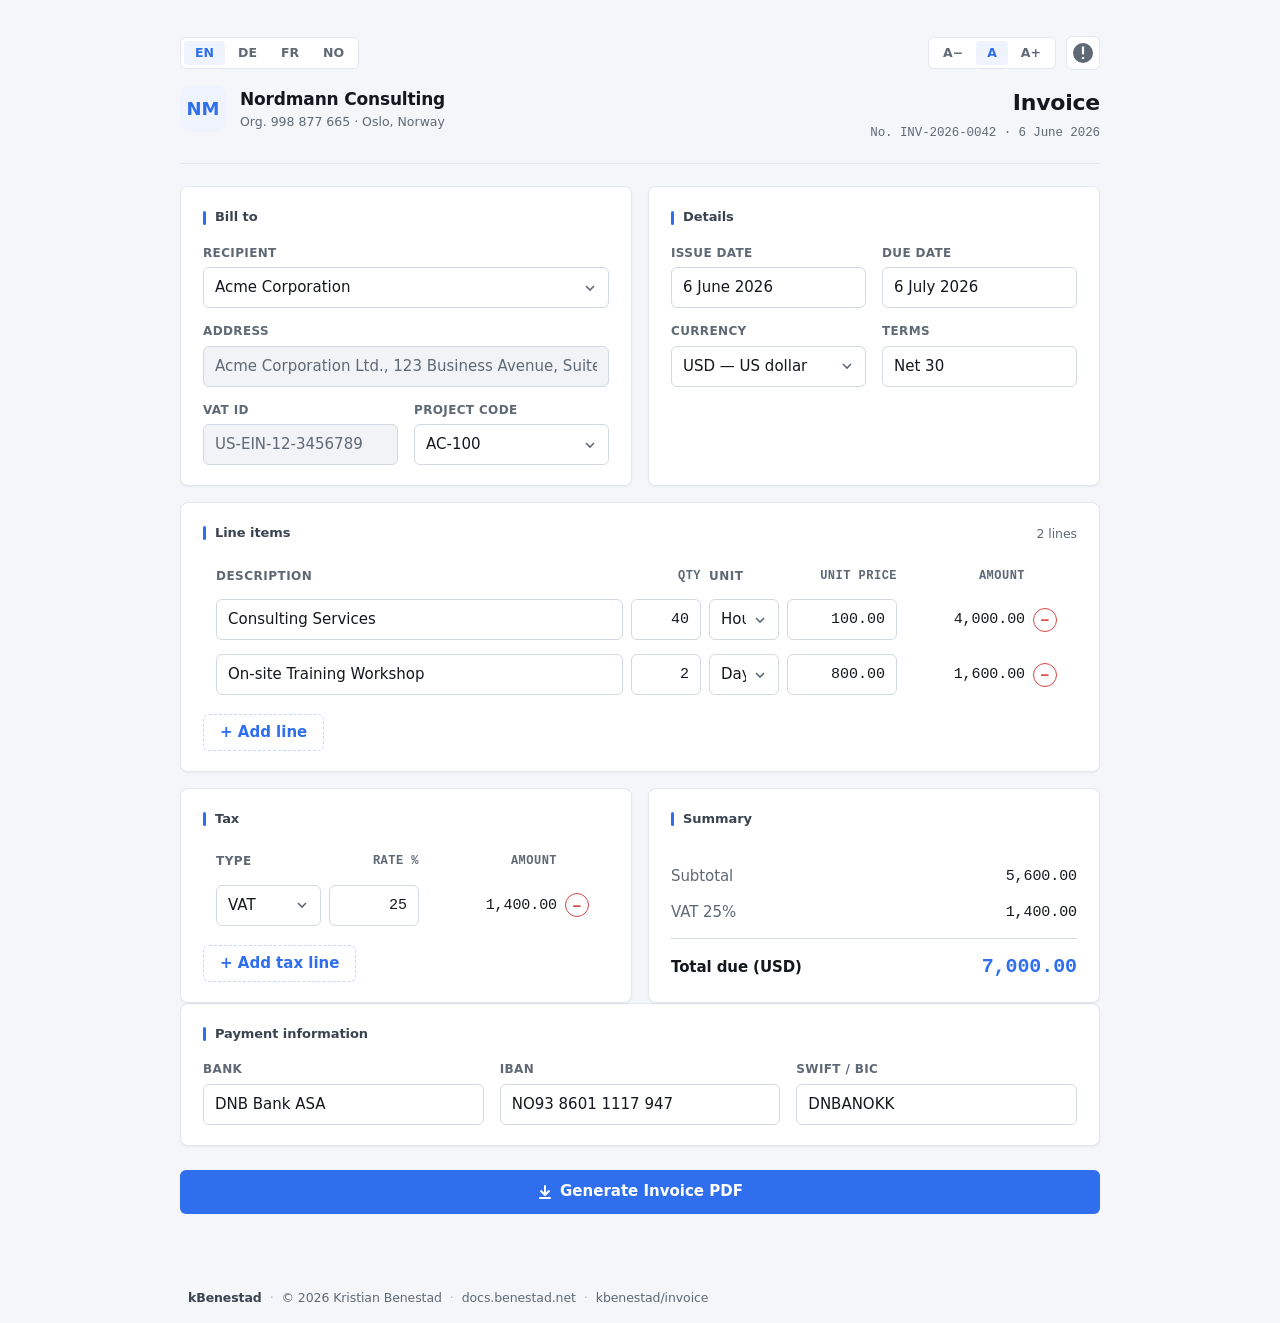
<file: dev/mockups/invoice.html>
<!DOCTYPE html>
<html lang="en">
<head>
<meta charset="utf-8">
<meta name="viewport" content="width=device-width, initial-scale=1">
<meta name="format-detection" content="telephone=no">
<title>Invoice — kBenestad reskin</title>
<link rel="stylesheet" href="kbenestad-forms.css">
<script>
  // allow the review page to force a theme: invoice.html?theme=dark
  (function(){var p=new URLSearchParams(location.search).get('theme');
   if(p)document.documentElement.setAttribute('data-theme',p);})();
</script>
<style>
  /* invoice-specific composition (structural only; all colour/type from shared sheet) */
  .inv-lines-head { grid-template-columns: 1fr 70px 70px 110px 120px 34px; }
  .inv-line       { grid-template-columns: 1fr 70px 70px 110px 120px 34px; }
  .inv-tax-head   { grid-template-columns: 1fr 90px 130px 34px; }
  .inv-tax        { grid-template-columns: 1fr 90px 130px 34px; }
  @media (max-width:680px){
    .inv-lines-head{display:none;}
    .inv-line,.inv-tax{grid-template-columns:1fr 1fr;gap:6px 10px;background:var(--surface-2);padding:12px;border-radius:var(--radius-sm);}
  }
</style>
</head>
<body class="kb">
<div class="kb-wrap">

  <!-- utility toolbar -->
  <div class="kb-toolbar">
    <div class="kb-seg" role="group" aria-label="Language">
      <button class="is-active">EN</button><button>DE</button><button>FR</button><button>NO</button>
    </div>
    <div class="spacer"></div>
    <div class="kb-seg" role="group" aria-label="Text size">
      <button aria-label="Smaller">A−</button><button class="is-active">A</button><button aria-label="Larger">A+</button>
    </div>
    <button class="kb-iconbtn" aria-label="About">
      <svg viewBox="0 0 16 16" fill="currentColor"><path d="M8 0a8 8 0 1 1 0 16A8 8 0 0 1 8 0zm.9 11.2H7.1v1.5h1.8v-1.5zm0-8.4H7.1v6.2h1.8V2.8z"/></svg>
    </button>
  </div>

  <!-- header: issuer (customer of kBenestad) leads -->
  <header class="kb-header">
    <div class="kb-brand">
      <span class="logo">NM</span>
      <span class="org">Nordmann Consulting<small>Org. 998 877 665 · Oslo, Norway</small></span>
    </div>
    <div class="kb-doctitle">
      <h1>Invoice</h1>
      <div class="meta">No. INV-2026-0042 · 6 June 2026</div>
    </div>
  </header>

  <!-- bill-to + details -->
  <div class="kb-grid cols-2" style="margin-bottom:16px;">
    <section class="kb-card" style="margin:0;">
      <h2 class="kb-card__title">Bill to</h2>
      <div class="kb-grid">
        <div class="kb-field">
          <span class="kb-label">Recipient</span>
          <select class="kb-select"><option>Acme Corporation</option><option>Example NGO</option><option>Other…</option></select>
        </div>
        <div class="kb-field">
          <span class="kb-label">Address</span>
          <input class="kb-input" value="Acme Corporation Ltd., 123 Business Avenue, Suite 400" readonly>
        </div>
        <div class="kb-grid cols-2" style="gap:14px 16px;">
          <div class="kb-field"><span class="kb-label">VAT ID</span><input class="kb-input" value="US-EIN-12-3456789" readonly></div>
          <div class="kb-field"><span class="kb-label">Project code</span>
            <select class="kb-select"><option>AC-100</option><option>AC-110</option><option>AC-200</option></select>
          </div>
        </div>
      </div>
    </section>
    <section class="kb-card" style="margin:0;">
      <h2 class="kb-card__title">Details</h2>
      <div class="kb-grid cols-2" style="gap:14px 16px;">
        <div class="kb-field"><span class="kb-label">Issue date</span><input class="kb-input" value="6 June 2026"></div>
        <div class="kb-field"><span class="kb-label">Due date</span><input class="kb-input" value="6 July 2026"></div>
        <div class="kb-field"><span class="kb-label">Currency</span>
          <select class="kb-select"><option>USD — US dollar</option><option>EUR — Euro</option><option>NOK — Norwegian krone</option></select>
        </div>
        <div class="kb-field"><span class="kb-label">Terms</span><input class="kb-input" value="Net 30"></div>
      </div>
    </section>
  </div>

  <!-- line items -->
  <section class="kb-card">
    <h2 class="kb-card__title">Line items <span class="count">2 lines</span></h2>
    <div class="kb-rowhead kb-row inv-lines-head">
      <span>Description</span><span class="r">Qty</span><span>Unit</span><span class="r">Unit price</span><span class="r">Amount</span><span></span>
    </div>
    <div class="kb-row inv-line">
      <input class="kb-input" value="Consulting Services">
      <input class="kb-input num" value="40">
      <select class="kb-select"><option>Hour</option><option>Day</option></select>
      <input class="kb-input num" value="100.00">
      <span class="r kb-mono">4,000.00</span>
      <button class="kb-circbtn kb-circbtn--rm" aria-label="Remove">−</button>
    </div>
    <div class="kb-row inv-line">
      <input class="kb-input" value="On-site Training Workshop">
      <input class="kb-input num" value="2">
      <select class="kb-select"><option>Day</option><option>Hour</option></select>
      <input class="kb-input num" value="800.00">
      <span class="r kb-mono">1,600.00</span>
      <button class="kb-circbtn kb-circbtn--rm" aria-label="Remove">−</button>
    </div>
    <div style="margin-top:12px;">
      <button class="kb-btn kb-btn--dashed">+ Add line</button>
    </div>
  </section>

  <!-- tax + totals -->
  <div class="kb-grid cols-2">
    <section class="kb-card" style="margin:0;">
      <h2 class="kb-card__title">Tax</h2>
      <div class="kb-rowhead kb-row inv-tax-head">
        <span>Type</span><span class="r">Rate %</span><span class="r">Amount</span><span></span>
      </div>
      <div class="kb-row inv-tax">
        <select class="kb-select"><option>VAT</option><option>GST</option><option>Sales Tax</option></select>
        <input class="kb-input num" value="25">
        <span class="r kb-mono">1,400.00</span>
        <button class="kb-circbtn kb-circbtn--rm" aria-label="Remove">−</button>
      </div>
      <div style="margin-top:12px;"><button class="kb-btn kb-btn--dashed">+ Add tax line</button></div>
    </section>

    <section class="kb-card kb-card--flex" style="margin:0;">
      <h2 class="kb-card__title">Summary</h2>
      <div class="kb-totals kb-totals--fill">
        <div class="row"><span class="lab">Subtotal</span><span class="val">5,600.00</span></div>
        <div class="row"><span class="lab">VAT 25%</span><span class="val">1,400.00</span></div>
        <div class="grand"><span class="lab">Total due (USD)</span><span class="val">7,000.00</span></div>
      </div>
    </section>
  </div>

  <!-- payment info -->
  <section class="kb-card">
    <h2 class="kb-card__title">Payment information</h2>
    <div class="kb-grid cols-3" style="gap:14px 16px;">
      <div class="kb-field"><span class="kb-label">Bank</span><input class="kb-input" value="DNB Bank ASA"></div>
      <div class="kb-field"><span class="kb-label">IBAN</span><input class="kb-input kb-mono" value="NO93 8601 1117 947"></div>
      <div class="kb-field"><span class="kb-label">SWIFT / BIC</span><input class="kb-input kb-mono" value="DNBANOKK"></div>
    </div>
  </section>

  <button class="kb-btn kb-btn--primary kb-btn--lg kb-btn--block" style="margin-top:8px;">
    <svg viewBox="0 0 16 16" fill="currentColor"><path d="M8 1a1 1 0 0 1 1 1v6.6l2.3-2.3a1 1 0 0 1 1.4 1.4l-4 4a1 1 0 0 1-1.4 0l-4-4a1 1 0 0 1 1.4-1.4L7 8.6V2a1 1 0 0 1 1-1zM3 13h10a1 1 0 1 1 0 2H3a1 1 0 1 1 0-2z"/></svg>
    Generate Invoice PDF
  </button>
</div>

<footer class="kb-footer">
  <span class="kb-mark"><span class="glyph"><i></i><i></i></span>kBenestad</span>
  <span class="sep">·</span>
  <span>© 2026 Kristian Benestad</span>
  <span class="sep">·</span>
  <a href="https://docs.benestad.net/invoice">docs.benestad.net</a>
  <span class="sep">·</span>
  <a href="https://github.com/kbenestad/invoice">kbenestad/invoice</a>
</footer>
</body>
</html>
</file>
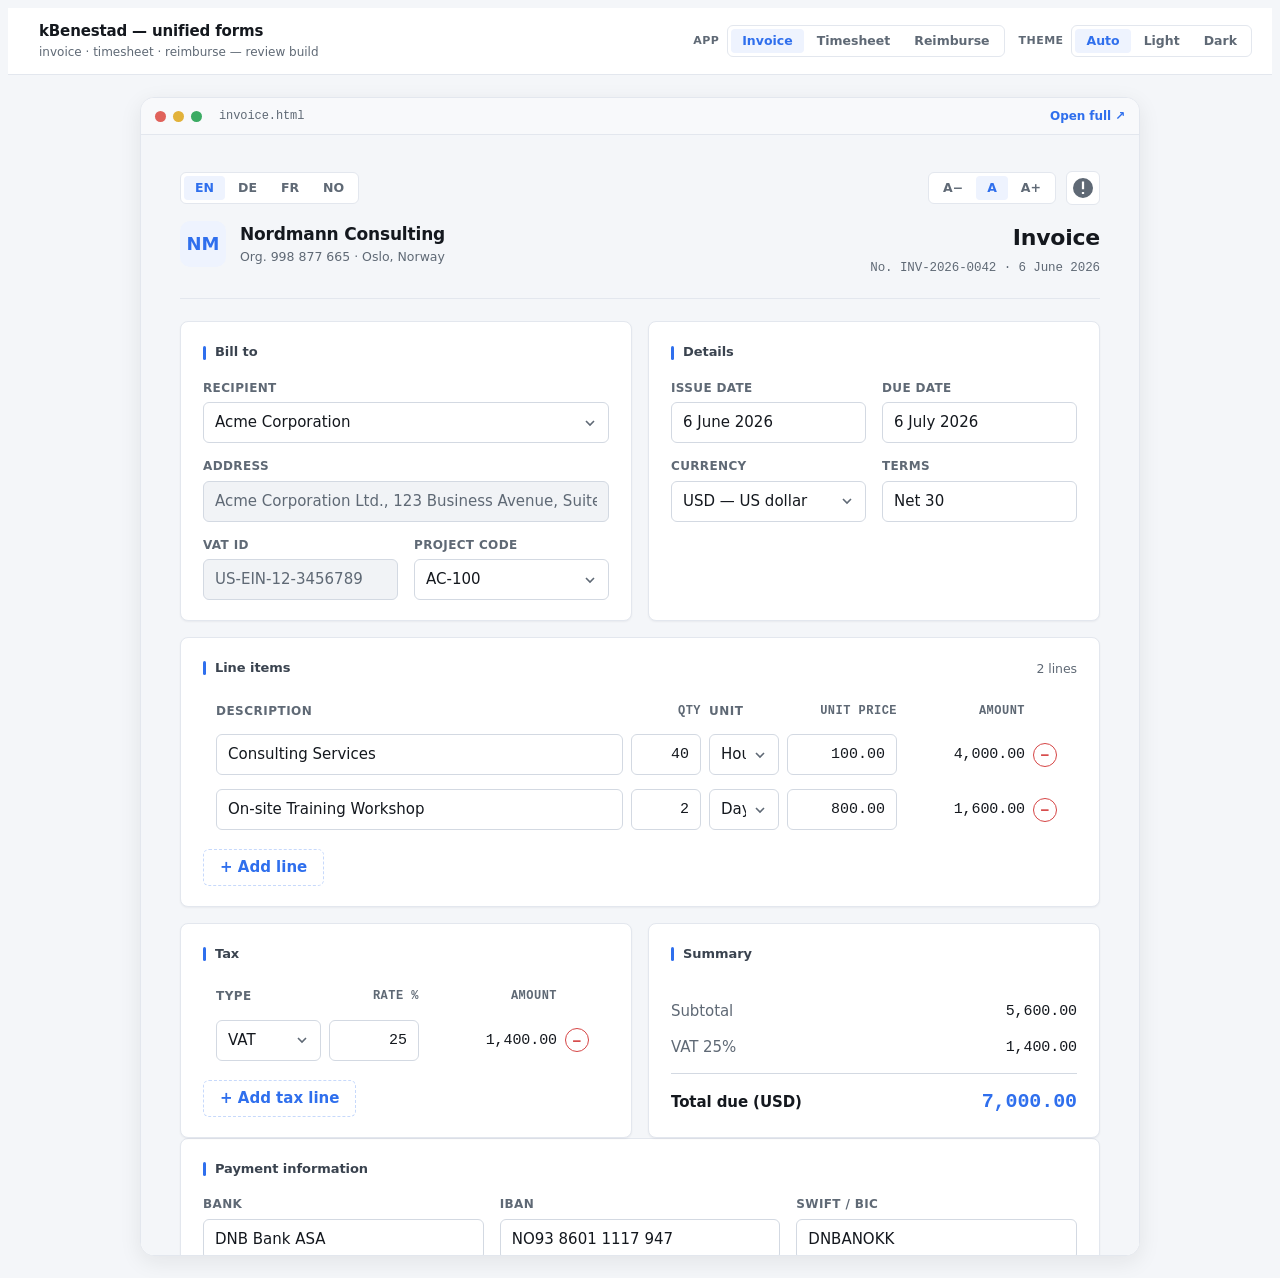
<file: dev/mockups/review.html>
<!DOCTYPE html>
<html lang="en">
<head>
<meta charset="utf-8">
<meta name="viewport" content="width=device-width, initial-scale=1">
<title>kBenestad — unified forms review</title>
<link rel="stylesheet" href="kbenestad-forms.css">
<style>
  html,body{height:100%;}
  body.kb{display:flex;flex-direction:column;min-height:100vh;background:var(--bg);}
  .rv-bar{
    position:sticky;top:0;z-index:10;display:flex;align-items:center;gap:14px;flex-wrap:wrap;
    padding:12px 20px;background:var(--surface);border-bottom:1px solid var(--border);
  }
  .rv-title{display:flex;align-items:center;gap:11px;font-weight:700;font-size:15px;color:var(--text);letter-spacing:-.01em;}
  .rv-title small{display:block;font-weight:500;font-size:12px;color:var(--text-muted);letter-spacing:0;}
  .rv-bar .spacer{flex:1;}
  .rv-bar .lbl{font-size:11px;font-weight:600;text-transform:uppercase;letter-spacing:.04em;color:var(--text-muted);margin-right:-6px;}
  .rv-stage{flex:1;padding:22px;display:flex;justify-content:center;}
  .rv-framewrap{
    width:100%;max-width:1000px;background:var(--surface);border:1px solid var(--border);
    border-radius:14px;box-shadow:var(--shadow);overflow:hidden;display:flex;flex-direction:column;
  }
  .rv-frametop{display:flex;align-items:center;gap:7px;padding:9px 14px;border-bottom:1px solid var(--border);background:var(--surface-2);}
  .rv-dot{width:11px;height:11px;border-radius:50%;}
  .rv-frameurl{margin-left:10px;font-family:var(--font-mono);font-size:12px;color:var(--text-muted);}
  .rv-open{margin-left:auto;font-size:12px;font-weight:600;color:var(--accent);text-decoration:none;}
  .rv-open:hover{text-decoration:underline;}
  iframe{width:100%;height:1120px;border:0;background:var(--surface);display:block;}
  @media (max-width:680px){ iframe{height:1500px;} }
</style>
<script>
  (function(){var p=new URLSearchParams(location.search).get('theme');
   if(p&&p!=='auto')document.documentElement.setAttribute('data-theme',p);})();
</script>
</head>
<body class="kb">

  <div class="rv-bar">
    <div class="rv-title">
      <span class="kb-mark"><span class="glyph"><i></i><i></i></span></span>
      <span>kBenestad — unified forms<small>invoice · timesheet · reimburse — review build</small></span>
    </div>
    <div class="spacer"></div>
    <span class="lbl">App</span>
    <div class="kb-seg" id="appSeg">
      <button data-app="invoice.html" class="is-active">Invoice</button>
      <button data-app="timesheet.html">Timesheet</button>
      <button data-app="reimburse.html">Reimburse</button>
    </div>
    <span class="lbl">Theme</span>
    <div class="kb-seg" id="themeSeg">
      <button data-theme="auto" class="is-active">Auto</button>
      <button data-theme="light">Light</button>
      <button data-theme="dark">Dark</button>
    </div>
  </div>

  <div class="rv-stage">
    <div class="rv-framewrap">
      <div class="rv-frametop">
        <span class="rv-dot" style="background:#e0625b;"></span>
        <span class="rv-dot" style="background:#e2b23a;"></span>
        <span class="rv-dot" style="background:#3bab63;"></span>
        <span class="rv-frameurl" id="frameUrl">invoice.html</span>
        <a class="rv-open" id="openLink" href="invoice.html" target="_blank" rel="noopener">Open full ↗</a>
      </div>
      <iframe id="frame" src="invoice.html" title="App preview"></iframe>
    </div>
  </div>

<script>
  var app = 'invoice.html', theme = 'auto';
  var frame = document.getElementById('frame');
  var frameUrl = document.getElementById('frameUrl');
  var openLink = document.getElementById('openLink');

  function src(){ return app + (theme==='auto' ? '' : '?theme='+theme); }
  function render(){
    frame.src = src();
    frameUrl.textContent = src();
    openLink.href = src();
  }
  function wire(segId, set){
    var seg = document.getElementById(segId);
    seg.addEventListener('click', function(e){
      var b = e.target.closest('button'); if(!b) return;
      [].forEach.call(seg.children, function(c){c.classList.remove('is-active');});
      b.classList.add('is-active'); set(b); render();
    });
  }
  wire('appSeg',   function(b){ app = b.dataset.app; });
  wire('themeSeg', function(b){ theme = b.dataset.theme; });
</script>
</body>
</html>
</file>
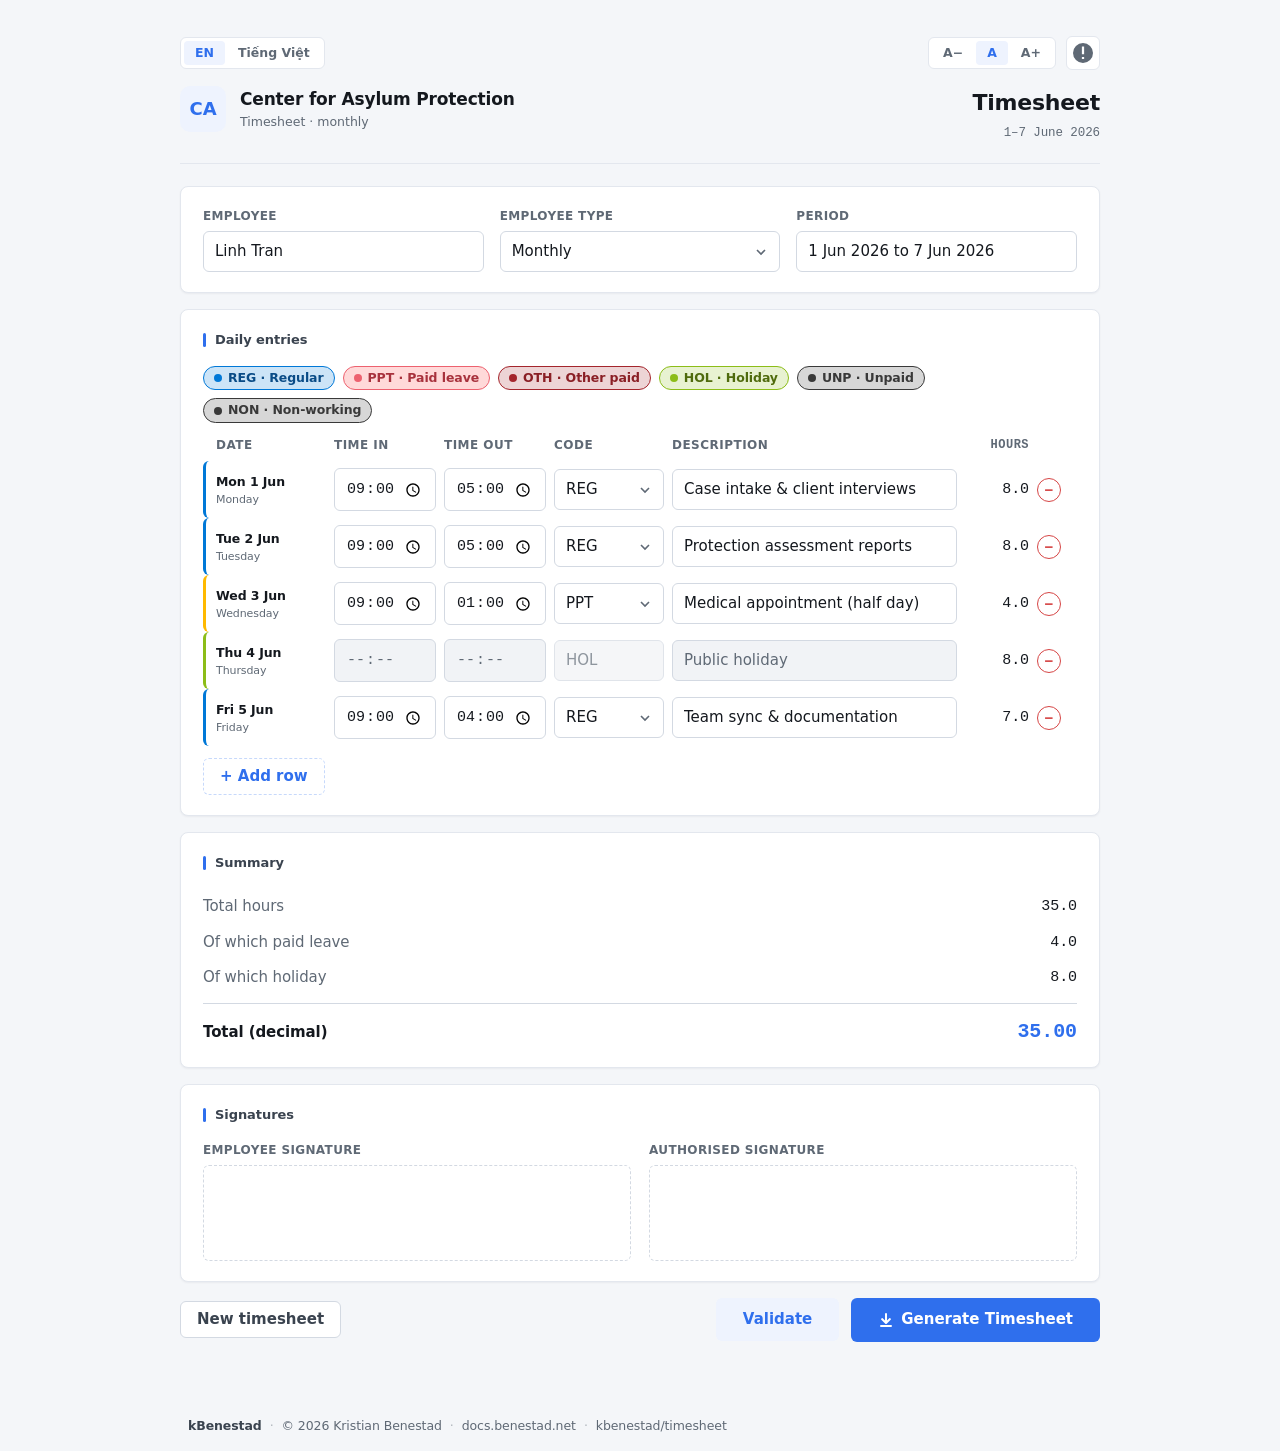
<file: dev/mockups/timesheet.html>
<!DOCTYPE html>
<html lang="en">
<head>
<meta charset="utf-8">
<meta name="viewport" content="width=device-width, initial-scale=1">
<meta name="format-detection" content="telephone=no">
<title>Timesheet — kBenestad reskin</title>
<link rel="stylesheet" href="kbenestad-forms.css">
<script>
  (function(){var p=new URLSearchParams(location.search).get('theme');
   if(p)document.documentElement.setAttribute('data-theme',p);})();
</script>
<style>
  /* code colours come straight from timesheet-config.yml (codes[].colour-*) —
     here as per-chip CSS vars so they stay fully configurable. */
  .c-NON { --chip-border:#393939; --chip-bg:#d7d7d7; --chip-text:#393939; }
  .c-REG { --chip-border:#0078d7; --chip-bg:#cce4f7; --chip-text:#0a4c87; }
  .c-PPT { --chip-border:#ed616f; --chip-bg:#ffd9d9; --chip-text:#a8323d; }
  .c-PPTp{ --chip-border:#ffb900; --chip-bg:#fff1cc; --chip-text:#8a6300; }
  .c-OTH { --chip-border:#a4252c; --chip-bg:#edd4d5; --chip-text:#8a1f25; }
  .c-UNP { --chip-border:#393939; --chip-bg:#d7d7d7; --chip-text:#393939; }
  .c-HOL { --chip-border:#8cbd18; --chip-bg:#e8f2d1; --chip-text:#4f6b0d; }
  :root[data-theme="dark"] .kb-chip { color: var(--chip-border); filter: saturate(1.1) brightness(1.15); }

  .ts-head, .ts-row2 { grid-template-columns: 110px 102px 102px 110px 1fr 64px 30px; }
  .ts-row2 input[type=time]{ font-family:var(--font-mono); }
  .ts-date { font-weight:600; font-size:var(--fs-small); color:var(--text); white-space:nowrap; }
  .ts-date .dow { display:block; font-weight:500; font-size:11px; color:var(--text-muted); }
  .ts-legend { display:flex; flex-wrap:wrap; gap:8px; margin-bottom:6px; }
  @media (max-width:680px){
    .ts-head{display:none;}
    .ts-row2{grid-template-columns:1fr 1fr;gap:8px;background:var(--surface-2);padding:12px;border-radius:var(--radius-sm);border-left-width:4px;}
  }
</style>
</head>
<body class="kb">
<div class="kb-wrap">

  <div class="kb-toolbar">
    <div class="kb-seg" role="group" aria-label="Language">
      <button class="is-active">EN</button><button>Tiếng Việt</button>
    </div>
    <div class="spacer"></div>
    <div class="kb-seg" role="group" aria-label="Text size">
      <button>A−</button><button class="is-active">A</button><button>A+</button>
    </div>
    <button class="kb-iconbtn" aria-label="About">
      <svg viewBox="0 0 16 16" fill="currentColor"><path d="M8 0a8 8 0 1 1 0 16A8 8 0 0 1 8 0zm.9 11.2H7.1v1.5h1.8v-1.5zm0-8.4H7.1v6.2h1.8V2.8z"/></svg>
    </button>
  </div>

  <header class="kb-header">
    <div class="kb-brand">
      <span class="logo">CA</span>
      <span class="org">Center for Asylum Protection<small>Timesheet · monthly</small></span>
    </div>
    <div class="kb-doctitle">
      <h1>Timesheet</h1>
      <div class="meta">1–7 June 2026</div>
    </div>
  </header>

  <!-- employee meta -->
  <section class="kb-card">
    <div class="kb-grid cols-3" style="gap:14px 16px;">
      <div class="kb-field"><span class="kb-label">Employee</span><input class="kb-input" value="Linh Tran"></div>
      <div class="kb-field"><span class="kb-label">Employee type</span>
        <select class="kb-select"><option>Monthly</option><option>Hourly</option><option>Freelance</option></select>
      </div>
      <div class="kb-field"><span class="kb-label">Period</span><input class="kb-input" value="1 Jun 2026 to 7 Jun 2026"></div>
    </div>
  </section>

  <!-- entries -->
  <section class="kb-card">
    <h2 class="kb-card__title">Daily entries</h2>

    <div class="ts-legend">
      <span class="kb-chip c-REG"><span class="dot"></span>REG · Regular</span>
      <span class="kb-chip c-PPT"><span class="dot"></span>PPT · Paid leave</span>
      <span class="kb-chip c-OTH"><span class="dot"></span>OTH · Other paid</span>
      <span class="kb-chip c-HOL"><span class="dot"></span>HOL · Holiday</span>
      <span class="kb-chip c-UNP"><span class="dot"></span>UNP · Unpaid</span>
      <span class="kb-chip c-NON"><span class="dot"></span>NON · Non-working</span>
    </div>

    <div class="kb-rowhead kb-row ts-head">
      <span>Date</span><span>Time in</span><span>Time out</span><span>Code</span><span>Description</span><span class="r">Hours</span><span></span>
    </div>

    <div class="kb-row ts-row2 coded c-REG">
      <span class="ts-date">Mon 1 Jun<span class="dow">Monday</span></span>
      <input class="kb-input" type="time" value="09:00"><input class="kb-input" type="time" value="17:00">
      <select class="kb-select"><option>REG</option></select>
      <input class="kb-input" value="Case intake & client interviews">
      <span class="r kb-mono">8.0</span>
      <button class="kb-circbtn kb-circbtn--rm">−</button>
    </div>

    <div class="kb-row ts-row2 coded c-REG">
      <span class="ts-date">Tue 2 Jun<span class="dow">Tuesday</span></span>
      <input class="kb-input" type="time" value="09:00"><input class="kb-input" type="time" value="17:00">
      <select class="kb-select"><option>REG</option></select>
      <input class="kb-input" value="Protection assessment reports">
      <span class="r kb-mono">8.0</span>
      <button class="kb-circbtn kb-circbtn--rm">−</button>
    </div>

    <div class="kb-row ts-row2 coded c-PPTp">
      <span class="ts-date">Wed 3 Jun<span class="dow">Wednesday</span></span>
      <input class="kb-input" type="time" value="09:00"><input class="kb-input" type="time" value="13:00">
      <select class="kb-select"><option>PPT</option></select>
      <input class="kb-input" value="Medical appointment (half day)">
      <span class="r kb-mono">4.0</span>
      <button class="kb-circbtn kb-circbtn--rm">−</button>
    </div>

    <div class="kb-row ts-row2 coded c-HOL">
      <span class="ts-date">Thu 4 Jun<span class="dow">Thursday</span></span>
      <input class="kb-input" type="time" value="—" disabled><input class="kb-input" type="time" value="—" disabled>
      <select class="kb-select" disabled><option>HOL</option></select>
      <input class="kb-input" value="Public holiday" readonly>
      <span class="r kb-mono">8.0</span>
      <button class="kb-circbtn kb-circbtn--rm">−</button>
    </div>

    <div class="kb-row ts-row2 coded c-REG">
      <span class="ts-date">Fri 5 Jun<span class="dow">Friday</span></span>
      <input class="kb-input" type="time" value="09:00"><input class="kb-input" type="time" value="16:00">
      <select class="kb-select"><option>REG</option></select>
      <input class="kb-input" value="Team sync & documentation">
      <span class="r kb-mono">7.0</span>
      <button class="kb-circbtn kb-circbtn--rm">−</button>
    </div>

    <div style="margin-top:12px;"><button class="kb-btn kb-btn--dashed">+ Add row</button></div>
  </section>

  <!-- summary -->
  <section class="kb-card">
    <h2 class="kb-card__title">Summary</h2>
    <div class="kb-totals kb-totals--fill">
      <div class="row"><span class="lab">Total hours</span><span class="val">35.0</span></div>
      <div class="row"><span class="lab">Of which paid leave</span><span class="val">4.0</span></div>
      <div class="row"><span class="lab">Of which holiday</span><span class="val">8.0</span></div>
      <div class="grand"><span class="lab">Total (decimal)</span><span class="val">35.00</span></div>
    </div>
  </section>

  <!-- signatures -->
  <section class="kb-card">
    <h2 class="kb-card__title">Signatures</h2>
    <div class="kb-grid cols-2" style="gap:18px;">
      <div class="kb-field"><span class="kb-label">Employee signature</span><div class="kb-sig"></div></div>
      <div class="kb-field"><span class="kb-label">Authorised signature</span><div class="kb-sig"></div></div>
    </div>
  </section>

  <div style="display:flex;gap:12px;align-items:center;margin-top:8px;flex-wrap:wrap;">
    <button class="kb-btn kb-btn--ghost">New timesheet</button>
    <div style="flex:1;"></div>
    <button class="kb-btn kb-btn--soft kb-btn--lg">Validate</button>
    <button class="kb-btn kb-btn--primary kb-btn--lg">
      <svg viewBox="0 0 16 16" fill="currentColor"><path d="M8 1a1 1 0 0 1 1 1v6.6l2.3-2.3a1 1 0 0 1 1.4 1.4l-4 4a1 1 0 0 1-1.4 0l-4-4a1 1 0 0 1 1.4-1.4L7 8.6V2a1 1 0 0 1 1-1zM3 13h10a1 1 0 1 1 0 2H3a1 1 0 1 1 0-2z"/></svg>
      Generate Timesheet
    </button>
  </div>
</div>

<footer class="kb-footer">
  <span class="kb-mark"><span class="glyph"><i></i><i></i></span>kBenestad</span>
  <span class="sep">·</span>
  <span>© 2026 Kristian Benestad</span>
  <span class="sep">·</span>
  <a href="https://docs.benestad.net">docs.benestad.net</a>
  <span class="sep">·</span>
  <a href="https://github.com/kbenestad/timesheet">kbenestad/timesheet</a>
</footer>
</body>
</html>
</file>
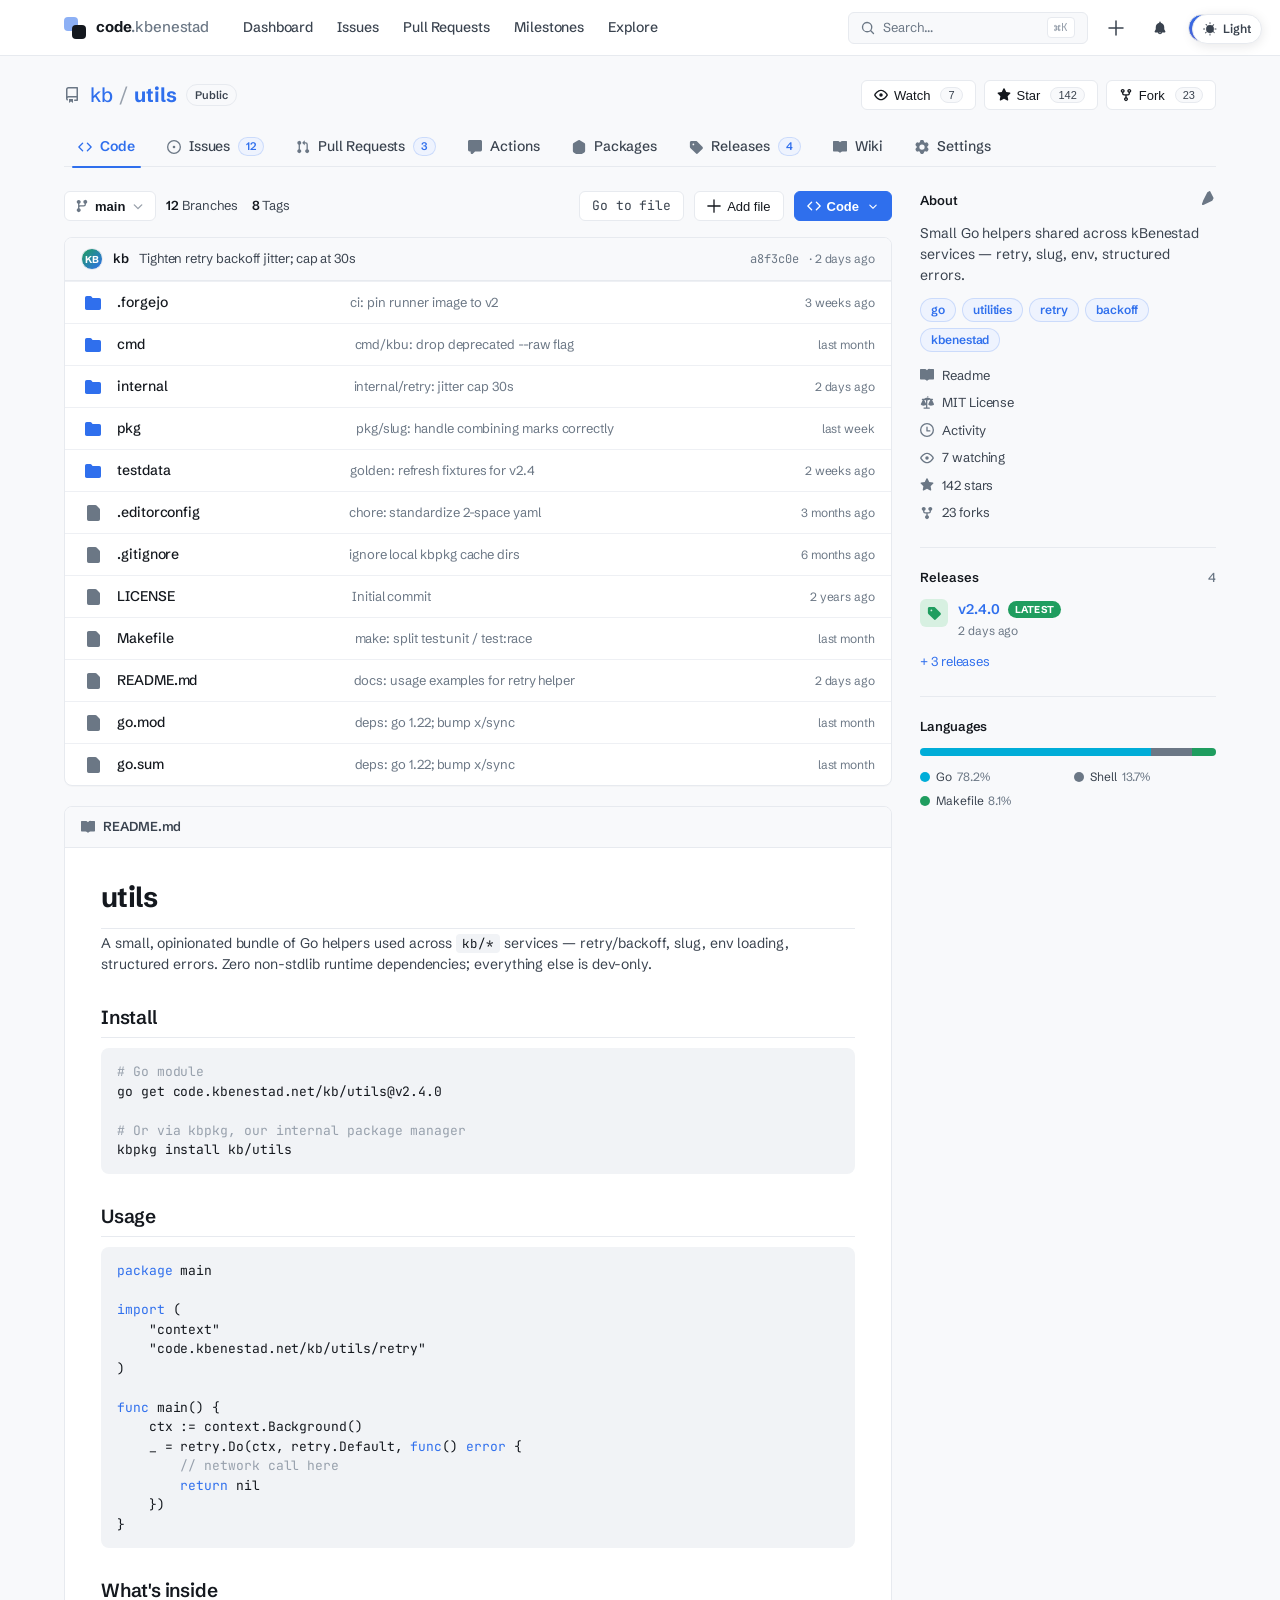
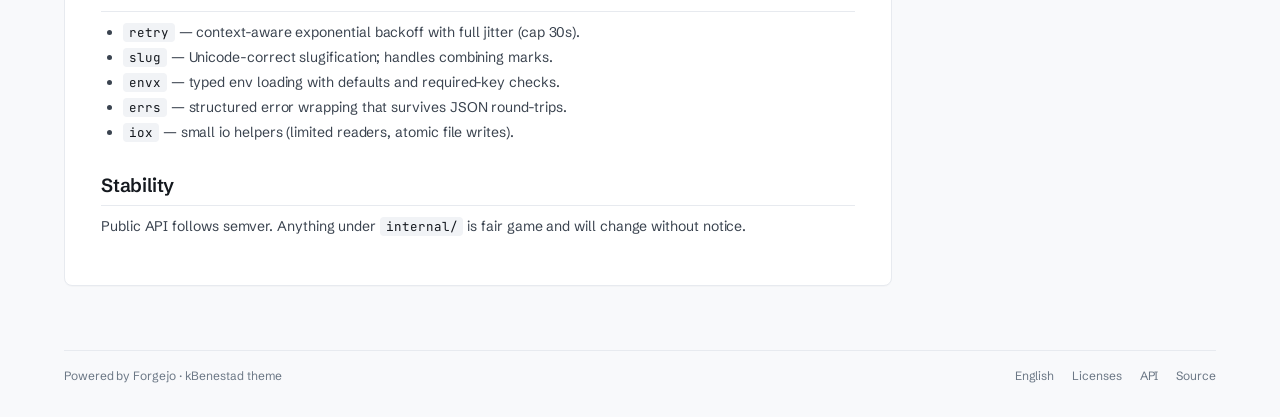
<file: dev/theme/preview.html>
<!-- @dsCard group="Brand" name="Forgejo theme preview" subtitle="Repo page mock — light + dark" viewport="1280x900" -->
<!doctype html>
<html lang="en" data-theme="light">
<head>
<meta charset="utf-8">
<title>kb / utils · code.kbenestad</title>
<meta name="viewport" content="width=1280">
<link rel="preconnect" href="https://fonts.googleapis.com">
<link rel="preconnect" href="https://fonts.gstatic.com" crossorigin>
<link href="https://fonts.googleapis.com/css2?family=Schibsted+Grotesk:wght@400;500;600;700;800&family=JetBrains+Mono:wght@400;500;600&display=swap" rel="stylesheet">
<style>
  /* ───────────────────────────────────────────────────────────────
     kBenestad → Forgejo  ·  preview palette
     Single file: this mirrors what theme-kbenestad-{light,dark}.css
     produce on a real Forgejo install, scoped to [data-theme].
     ─────────────────────────────────────────────────────────────── */
  :root[data-theme="light"] {
    --bg:           #f8f9fb;
    --box:          #ffffff;
    --box-header:   #f8f9fb;
    --border:       #e7eaef;
    --border-soft:  #eef0f4;
    --text:         #14181e;
    --text-soft:    #3a434f;
    --text-mute:    #6b7785;
    --text-faint:   #97a0ac;
    --accent:       #2f6fed;
    --accent-hover: #1f57cf;
    --accent-soft:  #eef3fe;
    --accent-ring:  rgba(47,111,237,.18);
    --code-bg:      #f1f3f6;
    --green:        #1f9d5f;
    --green-soft:   #d7f0e1;
    --hover:        #f1f3f6;
    --shadow:       0 1px 0 rgba(20,24,30,.02);
  }
  :root[data-theme="dark"] {
    --bg:           #0d1117;
    --box:          #161b22;
    --box-header:   #1c232c;
    --border:       #232a33;
    --border-soft:  #1c232c;
    --text:         #eef1f5;
    --text-soft:    #c2cad3;
    --text-mute:    #8b95a1;
    --text-faint:   #6f7986;
    --accent:       #2f6fed;
    --accent-hover: #4f82ec;
    --accent-soft:  #16233f;
    --accent-ring:  rgba(86,133,233,.28);
    --code-bg:      #0f141a;
    --green:        #3bb97a;
    --green-soft:   #13301f;
    --hover:        #1c232c;
    --shadow:       0 1px 0 rgba(0,0,0,.25);
  }

  * { box-sizing: border-box; }
  html, body { margin: 0; padding: 0; }
  body {
    font-family: "Schibsted Grotesk", -apple-system, BlinkMacSystemFont, "Segoe UI", system-ui, sans-serif;
    font-size: 14px;
    line-height: 1.5;
    color: var(--text);
    background: var(--bg);
    letter-spacing: -.005em;
    -webkit-font-smoothing: antialiased;
    -moz-osx-font-smoothing: grayscale;
    min-height: 100vh;
  }
  code, pre, .mono { font-family: "JetBrains Mono", ui-monospace, "SFMono-Regular", Menlo, Consolas, monospace; }

  a { color: var(--accent); text-decoration: none; }
  a:hover { text-decoration: underline; }

  .container { max-width: 1216px; margin: 0 auto; padding: 0 32px; }

  /* ── Top navbar ─────────────────────────────────────────────── */
  .nav {
    height: 56px;
    background: var(--box);
    border-bottom: 1px solid var(--border);
    display: flex;
    align-items: center;
  }
  .nav-inner { width: 100%; display: flex; align-items: center; gap: 24px; }
  .brand {
    display: flex; align-items: center; gap: 10px;
    color: var(--text); font-weight: 700; font-size: 15px;
    letter-spacing: -.01em;
  }
  .brand-mark {
    position: relative; width: 22px; height: 22px;
  }
  .brand-mark span {
    position: absolute; width: 14px; height: 14px;
    border-radius: 4px; background: var(--accent);
  }
  .brand-mark span:nth-child(1) { left: 0; top: 0; opacity: .55; }
  .brand-mark span:nth-child(2) { right: 0; bottom: 0; background: var(--text); }
  .brand-dot { color: var(--text-mute); font-weight: 500; }
  .nav-links { display: flex; gap: 4px; flex: 1; }
  .nav-links a {
    color: var(--text-soft); font-weight: 500; font-size: 14px;
    padding: 6px 10px; border-radius: 6px;
  }
  .nav-links a:hover { background: var(--hover); text-decoration: none; color: var(--text); }
  .nav-right { display: flex; align-items: center; gap: 12px; }
  .search {
    display: flex; align-items: center; gap: 8px;
    height: 32px; padding: 0 12px;
    background: var(--bg); border: 1px solid var(--border); border-radius: 6px;
    color: var(--text-mute); font-size: 13px; min-width: 240px;
  }
  .search .kbd {
    margin-left: auto; padding: 1px 6px;
    border: 1px solid var(--border); border-radius: 4px;
    font-family: "JetBrains Mono", monospace; font-size: 11px;
    color: var(--text-faint); background: var(--box);
  }
  .icon-btn {
    width: 32px; height: 32px; display: grid; place-items: center;
    border-radius: 6px; color: var(--text-soft); cursor: pointer;
    background: transparent; border: 0;
  }
  .icon-btn:hover { background: var(--hover); color: var(--text); }
  .avatar {
    width: 28px; height: 28px; border-radius: 99px;
    background: linear-gradient(135deg, #2f6fed, #6b5fd2);
    display: grid; place-items: center;
    color: #fff; font-weight: 700; font-size: 11px;
    border: 1px solid var(--border);
  }

  /* ── Theme toggle (preview chrome, not part of Forgejo) ─────── */
  .theme-toggle {
    position: fixed; top: 14px; right: 18px; z-index: 50;
    display: inline-flex; align-items: center; gap: 6px;
    padding: 6px 10px; height: 30px;
    background: var(--box); color: var(--text-soft);
    border: 1px solid var(--border); border-radius: 99px;
    font: 600 12px/1 "Schibsted Grotesk", system-ui;
    cursor: pointer; box-shadow: 0 2px 12px rgba(20,24,30,.10);
  }
  .theme-toggle:hover { color: var(--text); }
  .theme-toggle svg { width: 14px; height: 14px; }

  /* ── Repo header ─────────────────────────────────────────────── */
  .repo-header { padding: 24px 0 0; }
  .repo-title { display: flex; align-items: center; gap: 10px; flex-wrap: wrap; }
  .repo-title .repo-icon { color: var(--text-mute); }
  .repo-title h1 {
    margin: 0; font-size: 20px; font-weight: 500;
    display: flex; align-items: center; gap: 6px;
  }
  .repo-title h1 .owner { color: var(--accent); font-weight: 500; }
  .repo-title h1 .slash { color: var(--text-faint); font-weight: 400; }
  .repo-title h1 .name { color: var(--accent); font-weight: 700; }
  .badge {
    font-size: 11px; font-weight: 600; padding: 2px 8px;
    border: 1px solid var(--border); border-radius: 99px;
    color: var(--text-soft);
    text-transform: none;
  }
  .repo-actions { margin-left: auto; display: flex; gap: 8px; }
  .btn {
    display: inline-flex; align-items: center; gap: 6px;
    height: 30px; padding: 0 12px;
    background: var(--box); color: var(--text); font-weight: 500; font-size: 13px;
    border: 1px solid var(--border); border-radius: 6px; cursor: pointer;
  }
  .btn:hover { background: var(--hover); }
  .btn .count {
    margin-left: 4px; padding: 1px 7px;
    background: var(--bg); border: 1px solid var(--border);
    border-radius: 99px; font-size: 11px; color: var(--text-soft);
  }
  .btn-primary { background: var(--accent); color: #fff; border-color: var(--accent); font-weight: 600; }
  .btn-primary:hover { background: var(--accent-hover); border-color: var(--accent-hover); }
  .btn-primary .count {
    background: rgba(255,255,255,.18); border-color: transparent; color: rgba(255,255,255,.9);
  }
  .btn svg { width: 14px; height: 14px; }

  /* ── Tabs ────────────────────────────────────────────────────── */
  .tabs {
    margin-top: 16px;
    border-bottom: 1px solid var(--border);
    display: flex; gap: 4px;
  }
  .tab {
    position: relative; display: inline-flex; align-items: center; gap: 8px;
    padding: 10px 14px; color: var(--text-soft); font-size: 14px; font-weight: 500;
    border-radius: 6px 6px 0 0; cursor: pointer; margin-bottom: -1px;
  }
  .tab:hover { background: var(--hover); color: var(--text); text-decoration: none; }
  .tab svg { width: 14px; height: 14px; color: var(--text-mute); }
  .tab.active { color: var(--accent); font-weight: 600; }
  .tab.active svg { color: var(--accent); }
  .tab.active::after {
    content: ""; position: absolute; left: 8px; right: 8px; bottom: -1px; height: 2px;
    background: var(--accent); border-radius: 2px;
  }
  .tab .count {
    background: var(--accent-soft); border: 1px solid var(--accent-ring);
    border-radius: 99px; padding: 0 7px; font-size: 11px; font-weight: 600;
    color: var(--accent);
  }
  .tab.active .count {
    background: var(--accent); border-color: var(--accent); color: #fff;
  }

  /* ── Main grid ──────────────────────────────────────────────── */
  .main {
    display: grid; grid-template-columns: 1fr 296px; gap: 28px;
    margin: 24px 0 64px;
  }

  /* ── Subbar (branch + code button) ──────────────────────────── */
  .subbar {
    display: flex; align-items: center; gap: 10px; margin-bottom: 16px;
  }
  .branch-select {
    display: inline-flex; align-items: center; gap: 6px;
    height: 30px; padding: 0 10px;
    border: 1px solid var(--border); border-radius: 6px;
    background: var(--box); color: var(--text); font-weight: 500; font-size: 13px;
    cursor: pointer;
  }
  .branch-select svg { width: 14px; height: 14px; color: var(--text-mute); }
  .ref-counts {
    display: flex; gap: 14px; color: var(--text-soft); font-size: 13px;
  }
  .ref-counts a { color: var(--text-soft); }
  .ref-counts strong { color: var(--text); font-weight: 600; }
  .subbar .spacer { flex: 1; }
  .go-file {
    display: inline-flex; align-items: center; white-space: nowrap;
    height: 30px; padding: 0 12px;
    border: 1px solid var(--border); background: var(--box);
    border-radius: 6px; color: var(--text-soft); font-size: 13px;
    font-family: "JetBrains Mono", monospace;
  }

  /* ── Box (cards / tables) ───────────────────────────────────── */
  .box {
    background: var(--box);
    border: 1px solid var(--border);
    border-radius: 8px;
    box-shadow: var(--shadow);
    overflow: hidden;
  }

  /* ── File table ─────────────────────────────────────────────── */
  .commit-row {
    display: flex; align-items: center; gap: 10px;
    padding: 10px 16px;
    background: var(--box-header);
    border-bottom: 1px solid var(--border);
    font-size: 13px;
  }
  .commit-row .avatar { width: 22px; height: 22px; font-size: 10px; }
  .commit-row .author { font-weight: 600; color: var(--text); }
  .commit-row .msg { color: var(--text-soft); }
  .commit-row .sha {
    margin-left: auto; color: var(--text-mute);
    font-family: "JetBrains Mono", monospace; font-size: 12px;
  }
  .commit-row .when { color: var(--text-mute); font-size: 12px; }

  .file-row {
    display: grid; grid-template-columns: 24px 1fr 2fr auto;
    align-items: center; gap: 12px;
    padding: 10px 16px;
    border-top: 1px solid var(--border-soft);
    font-size: 14px;
  }
  .file-row:first-of-type { border-top: 0; }
  .file-row:hover { background: var(--hover); }
  .file-row .icon { color: var(--text-mute); display: grid; place-items: center; }
  .file-row .icon.folder { color: var(--accent); }
  .file-row .name { color: var(--text); font-weight: 500; }
  .file-row .name a { color: inherit; }
  .file-row .msg {
    color: var(--text-mute); font-size: 13px;
    overflow: hidden; text-overflow: ellipsis; white-space: nowrap;
  }
  .file-row .msg a { color: var(--text-mute); }
  .file-row .msg a:hover { color: var(--accent); }
  .file-row .when {
    color: var(--text-mute); font-size: 12px; white-space: nowrap;
  }

  /* ── README card ─────────────────────────────────────────────── */
  .readme { margin-top: 20px; }
  .readme-header {
    display: flex; align-items: center; gap: 8px;
    padding: 10px 16px;
    background: var(--box-header);
    border-bottom: 1px solid var(--border);
    font-size: 13px; font-weight: 600; color: var(--text-soft);
  }
  .readme-header svg { width: 14px; height: 14px; color: var(--text-mute); }
  .readme-body { padding: 28px 36px 36px; }
  .readme-body h1 {
    margin: 0 0 4px; font-size: 28px; font-weight: 700; letter-spacing: -.02em;
    padding-bottom: 10px; border-bottom: 1px solid var(--border);
  }
  .readme-body h2 {
    margin: 28px 0 10px; font-size: 19px; font-weight: 600; letter-spacing: -.01em;
    padding-bottom: 6px; border-bottom: 1px solid var(--border);
  }
  .readme-body p { margin: 0 0 12px; color: var(--text-soft); }
  .readme-body ul { padding-left: 22px; margin: 0 0 12px; color: var(--text-soft); }
  .readme-body ul li { margin: 4px 0; }
  .readme-body ul li code { color: var(--text); }
  .readme-body code {
    background: var(--code-bg); padding: 1px 6px; border-radius: 4px;
    font-size: 12.5px; color: var(--text);
  }
  .readme-body pre {
    background: var(--code-bg); padding: 14px 16px;
    border-radius: 8px; margin: 0 0 16px;
    overflow-x: auto; font-size: 13px;
    color: var(--text);
  }
  .readme-body pre code { background: transparent; padding: 0; font-size: 13px; }
  .readme-body .tag { color: var(--accent); }
  .readme-body .com { color: var(--text-faint); }

  /* ── Sidebar ────────────────────────────────────────────────── */
  .side-section { margin-bottom: 24px; }
  .side-section h3 {
    margin: 0 0 12px; font-size: 13px; font-weight: 600;
    color: var(--text); letter-spacing: -.005em;
    display: flex; align-items: center; gap: 8px;
  }
  .side-section h3 .edit {
    margin-left: auto; color: var(--text-mute); cursor: pointer;
  }
  .side-section .desc { color: var(--text-soft); margin: 0 0 12px; }
  .side-meta { list-style: none; padding: 0; margin: 0; display: grid; gap: 8px; }
  .side-meta li {
    display: flex; align-items: center; gap: 8px;
    color: var(--text-soft); font-size: 13px; white-space: nowrap;
  }
  .side-meta li svg { width: 14px; height: 14px; color: var(--text-mute); flex: 0 0 14px; }
  .side-meta li a { color: var(--text-soft); }
  .side-meta li a:hover { color: var(--accent); }
  .topics { display: flex; flex-wrap: wrap; gap: 6px; }
  .topic {
    display: inline-block;
    padding: 2px 10px;
    background: var(--accent-soft);
    color: var(--accent);
    border-radius: 99px;
    font-size: 12px;
    font-weight: 600;
    border: 1px solid var(--accent-ring);
  }
  .topic:hover { background: var(--accent); color: #fff; text-decoration: none; }
  .divider { height: 1px; background: var(--border); margin: 20px 0; border: 0; }

  .release {
    display: flex; gap: 10px; align-items: flex-start;
  }
  .release .tag-icon {
    width: 28px; height: 28px;
    background: var(--green-soft); color: var(--green);
    border-radius: 6px; display: grid; place-items: center;
    flex: 0 0 28px;
  }
  .release-meta { flex: 1; min-width: 0; }
  .release-title {
    display: flex; align-items: center; gap: 8px; flex-wrap: wrap;
    font-size: 14px; font-weight: 600; color: var(--text);
  }
  .pill {
    font-size: 10px; font-weight: 700; padding: 1px 7px;
    background: var(--green); color: #fff;
    border-radius: 99px; text-transform: uppercase; letter-spacing: .03em;
  }
  .release-when { font-size: 12px; color: var(--text-mute); margin-top: 2px; }

  .lang-bar {
    display: flex; height: 8px; border-radius: 99px; overflow: hidden;
    background: var(--border); margin-bottom: 12px;
  }
  .lang-key {
    display: grid; grid-template-columns: 1fr 1fr; gap: 6px 12px;
    font-size: 12px; color: var(--text-soft);
  }
  .lang-key .dot {
    display: inline-block; width: 10px; height: 10px;
    border-radius: 99px; margin-right: 6px; vertical-align: -1px;
  }
  .lang-key .pct { color: var(--text-mute); margin-left: 2px; }

  /* ── Footer ─────────────────────────────────────────────────── */
  .footer {
    border-top: 1px solid var(--border);
    color: var(--text-mute); font-size: 12px;
    padding: 16px 0 32px;
    display: flex; gap: 18px;
  }
  .footer a { color: var(--text-mute); }
  .footer a:hover { color: var(--accent); }
  .footer .spacer { flex: 1; }
</style>
</head>
<body>

<!-- preview chrome: theme toggle ───────────────────────────────── -->
<button class="theme-toggle" id="themeToggle" aria-label="Toggle theme">
  <svg viewBox="0 0 16 16" fill="currentColor" id="themeIcon" aria-hidden="true">
    <path d="M8 12.5a4.5 4.5 0 1 1 0-9 4.5 4.5 0 0 1 0 9zM8 0a.5.5 0 0 1 .5.5v1.5a.5.5 0 0 1-1 0V.5A.5.5 0 0 1 8 0zm0 13a.5.5 0 0 1 .5.5V15a.5.5 0 0 1-1 0v-1.5A.5.5 0 0 1 8 13zM3.05 2.343a.5.5 0 0 1 .707 0l1.06 1.06a.5.5 0 1 1-.707.708L3.05 3.05a.5.5 0 0 1 0-.707zm8.486 8.486a.5.5 0 0 1 .707 0l1.06 1.06a.5.5 0 1 1-.707.708l-1.06-1.06a.5.5 0 0 1 0-.708zM0 8a.5.5 0 0 1 .5-.5H2a.5.5 0 0 1 0 1H.5A.5.5 0 0 1 0 8zm13 0a.5.5 0 0 1 .5-.5H15a.5.5 0 0 1 0 1h-1.5A.5.5 0 0 1 13 8zM2.343 12.95a.5.5 0 0 1 0-.707l1.06-1.06a.5.5 0 1 1 .708.707l-1.06 1.06a.5.5 0 0 1-.708 0zm8.486-8.486a.5.5 0 0 1 0-.707l1.06-1.06a.5.5 0 1 1 .708.707l-1.06 1.06a.5.5 0 0 1-.708 0z"/>
  </svg>
  <span id="themeLabel">Light</span>
</button>

<!-- ── Nav ─────────────────────────────────────────────────────── -->
<nav class="nav">
  <div class="container nav-inner">
    <a class="brand" href="#">
      <span class="brand-mark" aria-hidden="true"><span></span><span></span></span>
      <span>code<span class="brand-dot">.kbenestad</span></span>
    </a>
    <div class="nav-links">
      <a href="#">Dashboard</a>
      <a href="#">Issues</a>
      <a href="#">Pull&nbsp;Requests</a>
      <a href="#">Milestones</a>
      <a href="#">Explore</a>
    </div>
    <div class="nav-right">
      <div class="search">
        <svg width="14" height="14" viewBox="0 0 16 16" fill="currentColor" aria-hidden="true"><path d="M10.68 11.74a6 6 0 1 1 1.06-1.06l3.04 3.04a.75.75 0 1 1-1.06 1.06l-3.04-3.04zM11.5 7a4.5 4.5 0 1 0-9 0 4.5 4.5 0 0 0 9 0z"/></svg>
        <span>Search…</span>
        <span class="kbd">⌘K</span>
      </div>
      <button class="icon-btn" aria-label="New">
        <svg width="16" height="16" viewBox="0 0 16 16" fill="currentColor" aria-hidden="true"><path d="M8.75 1a.75.75 0 0 0-1.5 0v6.25H1a.75.75 0 0 0 0 1.5h6.25V15a.75.75 0 0 0 1.5 0V8.75H15a.75.75 0 0 0 0-1.5H8.75V1z"/></svg>
      </button>
      <button class="icon-btn" aria-label="Notifications">
        <svg width="16" height="16" viewBox="0 0 16 16" fill="currentColor" aria-hidden="true"><path d="M8 1.5a.75.75 0 0 1 .75.75v.554a4.752 4.752 0 0 1 3.5 4.586v1.79l1.058 2.116A.75.75 0 0 1 12.63 12.4H10.2a2.25 2.25 0 0 1-4.4 0H3.37a.75.75 0 0 1-.67-1.085l1.05-2.1V7.39A4.752 4.752 0 0 1 7.25 2.804v-.554A.75.75 0 0 1 8 1.5zM7.2 12.4a.75.75 0 0 0 1.6 0H7.2z"/></svg>
      </button>
      <div class="avatar" title="kb">KB</div>
    </div>
  </div>
</nav>

<div class="container">

  <!-- ── Repo header ───────────────────────────────────────────── -->
  <header class="repo-header">
    <div class="repo-title">
      <svg class="repo-icon" width="16" height="16" viewBox="0 0 16 16" fill="currentColor" aria-hidden="true"><path d="M2 2.5A2.5 2.5 0 0 1 4.5 0h8.75a.75.75 0 0 1 .75.75v12.5a.75.75 0 0 1-.75.75h-2.5a.75.75 0 0 1 0-1.5h1.75v-2h-8a1 1 0 0 0-.714 1.7.75.75 0 1 1-1.072 1.05A2.495 2.495 0 0 1 2 11.5zm10.5-1H4.5a1 1 0 0 0-1 1v6.708A2.486 2.486 0 0 1 4.5 9h8zM5 12.25a.25.25 0 0 1 .25-.25h3.5a.25.25 0 0 1 .25.25v3.25a.25.25 0 0 1-.4.2l-1.45-1.087a.249.249 0 0 0-.3 0L5.4 15.7a.25.25 0 0 1-.4-.2z"/></svg>
      <h1>
        <span class="owner">kb</span><span class="slash">/</span><span class="name">utils</span>
      </h1>
      <span class="badge">Public</span>
      <div class="repo-actions">
        <button class="btn">
          <svg viewBox="0 0 16 16" fill="currentColor" aria-hidden="true"><path d="M8 2c1.981 0 3.671.992 4.933 2.078 1.27 1.091 2.187 2.345 2.637 3.023a1.62 1.62 0 0 1 0 1.798c-.45.678-1.367 1.932-2.637 3.023C11.67 13.008 9.981 14 8 14c-1.981 0-3.67-.992-4.933-2.078C1.797 10.83.88 9.576.43 8.898a1.62 1.62 0 0 1 0-1.798c.45-.678 1.367-1.932 2.637-3.023C4.33 2.992 6.019 2 8 2zM1.679 7.932a.12.12 0 0 0 0 .136c.411.622 1.241 1.75 2.366 2.717C5.176 11.758 6.527 12.5 8 12.5c1.473 0 2.825-.742 3.955-1.715 1.124-.967 1.954-2.096 2.366-2.717a.12.12 0 0 0 0-.136c-.412-.621-1.242-1.75-2.366-2.717C10.824 4.242 9.473 3.5 8 3.5c-1.473 0-2.825.742-3.955 1.715-1.124.967-1.954 2.096-2.366 2.717zM8 10a2 2 0 1 1 0-4 2 2 0 0 1 0 4z"/></svg>
          Watch<span class="count">7</span>
        </button>
        <button class="btn">
          <svg viewBox="0 0 16 16" fill="currentColor" aria-hidden="true"><path d="M8 .25a.75.75 0 0 1 .673.418l1.882 3.815 4.21.612a.75.75 0 0 1 .416 1.279l-3.046 2.97.719 4.192a.75.75 0 0 1-1.088.791L8 12.347l-3.766 1.98a.75.75 0 0 1-1.088-.79l.72-4.194L.818 6.374a.75.75 0 0 1 .416-1.28l4.21-.611L7.327.668A.75.75 0 0 1 8 .25z"/></svg>
          Star<span class="count">142</span>
        </button>
        <button class="btn">
          <svg viewBox="0 0 16 16" fill="currentColor" aria-hidden="true"><path d="M5 5.372v.878c0 .414.336.75.75.75h4.5a.75.75 0 0 0 .75-.75v-.878a2.25 2.25 0 1 1 1.5 0v.878a2.25 2.25 0 0 1-2.25 2.25h-1.5v2.128a2.251 2.251 0 1 1-1.5 0V8.5h-1.5A2.25 2.25 0 0 1 3.5 6.25v-.878a2.25 2.25 0 1 1 1.5 0zM5 3.25a.75.75 0 1 0-1.5 0 .75.75 0 0 0 1.5 0zm6.75.75a.75.75 0 1 0 0-1.5.75.75 0 0 0 0 1.5zm-3 8.75a.75.75 0 1 0-1.5 0 .75.75 0 0 0 1.5 0z"/></svg>
          Fork<span class="count">23</span>
        </button>
      </div>
    </div>

    <!-- ── Tabs ───────────────────────────────────────────────── -->
    <div class="tabs">
      <a class="tab active" href="#">
        <svg viewBox="0 0 16 16" fill="currentColor" aria-hidden="true"><path d="M4.72 3.22a.75.75 0 0 1 1.06 1.06L2.06 8l3.72 3.72a.75.75 0 1 1-1.06 1.06L.47 8.53a.75.75 0 0 1 0-1.06zm6.56 0a.75.75 0 0 0-1.06 1.06L13.94 8l-3.72 3.72a.75.75 0 1 0 1.06 1.06l4.25-4.25a.75.75 0 0 0 0-1.06z"/></svg>
        Code
      </a>
      <a class="tab" href="#">
        <svg viewBox="0 0 16 16" fill="currentColor" aria-hidden="true"><path d="M8 9.5a1.5 1.5 0 1 0 0-3 1.5 1.5 0 0 0 0 3z"/><path d="M8 0a8 8 0 1 1 0 16A8 8 0 0 1 8 0zM1.5 8a6.5 6.5 0 1 0 13 0 6.5 6.5 0 0 0-13 0z"/></svg>
        Issues <span class="count">12</span>
      </a>
      <a class="tab" href="#">
        <svg viewBox="0 0 16 16" fill="currentColor" aria-hidden="true"><path d="M1.5 3.25a2.25 2.25 0 1 1 3 2.122v5.256a2.251 2.251 0 1 1-1.5 0V5.372A2.25 2.25 0 0 1 1.5 3.25zm5.677-.177L9.573.677A.25.25 0 0 1 10 .854V2.5h1A2.5 2.5 0 0 1 13.5 5v5.628a2.251 2.251 0 1 1-1.5 0V5a1 1 0 0 0-1-1h-1v1.646a.25.25 0 0 1-.427.177L7.177 3.427a.25.25 0 0 1 0-.354z"/></svg>
        Pull&nbsp;Requests <span class="count">3</span>
      </a>
      <a class="tab" href="#">
        <svg viewBox="0 0 16 16" fill="currentColor" aria-hidden="true"><path d="M0 1.75C0 .784.784 0 1.75 0h12.5C15.216 0 16 .784 16 1.75v9.5A1.75 1.75 0 0 1 14.25 13H8.06l-2.573 2.573A1.458 1.458 0 0 1 3 14.543V13H1.75A1.75 1.75 0 0 1 0 11.25z"/></svg>
        Actions
      </a>
      <a class="tab" href="#">
        <svg viewBox="0 0 16 16" fill="currentColor" aria-hidden="true"><path d="m8.878.392 5.25 3.045a2 2 0 0 1 .872 1.617v7.642a2 2 0 0 1-.872 1.617l-5.25 3.045a2 2 0 0 1-2.066 0L1.872 14.32a2 2 0 0 1-.872-1.617V5.054a2 2 0 0 1 .872-1.617L7.122.392a2 2 0 0 1 2.066 0z"/></svg>
        Packages
      </a>
      <a class="tab" href="#">
        <svg viewBox="0 0 16 16" fill="currentColor" aria-hidden="true"><path d="M1 7.775V2.75C1 1.784 1.784 1 2.75 1h5.025c.464 0 .91.184 1.238.513l6.25 6.25a1.75 1.75 0 0 1 0 2.474l-5.026 5.026a1.75 1.75 0 0 1-2.474 0l-6.25-6.25A1.752 1.752 0 0 1 1 7.775zM6 5a1 1 0 1 0-2 0 1 1 0 0 0 2 0z"/></svg>
        Releases <span class="count">4</span>
      </a>
      <a class="tab" href="#">
        <svg viewBox="0 0 16 16" fill="currentColor" aria-hidden="true"><path d="M0 1.75A.75.75 0 0 1 .75 1h4.253c1.227 0 2.317.59 3 1.501A3.743 3.743 0 0 1 11.006 1h4.245a.75.75 0 0 1 .75.75v10.5a.75.75 0 0 1-.75.75h-4.507a2.25 2.25 0 0 0-1.591.659l-.622.621a.75.75 0 0 1-1.06 0l-.622-.621A2.25 2.25 0 0 0 5.258 13H.75a.75.75 0 0 1-.75-.75z"/></svg>
        Wiki
      </a>
      <a class="tab" href="#">
        <svg viewBox="0 0 16 16" fill="currentColor" aria-hidden="true"><path d="M8 0a8.2 8.2 0 0 1 .701.031C9.444.095 9.99.645 10.16 1.29l.288 1.107c.018.066.079.158.212.224.231.114.454.243.668.386.123.082.233.09.299.071l1.103-.303c.644-.176 1.392.021 1.82.63.27.385.506.792.704 1.218.315.675.111 1.422-.364 1.891l-.814.806c-.049.048-.098.147-.088.294.016.257.016.515 0 .772-.01.147.038.246.088.294l.814.806c.475.469.679 1.216.364 1.891a7.977 7.977 0 0 1-.704 1.217c-.428.61-1.176.807-1.82.63l-1.102-.302c-.067-.019-.177-.011-.3.071a5.909 5.909 0 0 1-.668.386c-.133.066-.194.158-.211.224l-.29 1.106c-.168.646-.715 1.196-1.458 1.26a8.006 8.006 0 0 1-1.402 0c-.743-.064-1.289-.614-1.458-1.26l-.289-1.106c-.018-.066-.079-.158-.212-.224a5.738 5.738 0 0 1-.668-.386c-.123-.082-.233-.09-.299-.071l-1.103.303c-.644.176-1.392-.021-1.82-.63a8.12 8.12 0 0 1-.704-1.218c-.315-.675-.111-1.422.363-1.891l.815-.806c.05-.048.098-.147.088-.294a6.214 6.214 0 0 1 0-.772c.01-.147-.038-.246-.088-.294l-.815-.806C.635 6.045.431 5.298.746 4.623a7.92 7.92 0 0 1 .704-1.217c.428-.61 1.176-.807 1.82-.63l1.102.302c.067.019.177.011.3-.071.214-.143.437-.272.668-.386.133-.066.194-.158.211-.224l.29-1.106C5.91.645 6.457.095 7.2.031A8.2 8.2 0 0 1 8 0zm0 5a3 3 0 1 0 0 6 3 3 0 0 0 0-6z"/></svg>
        Settings
      </a>
    </div>
  </header>

  <!-- ── Main content + sidebar ────────────────────────────────── -->
  <div class="main">

    <section>
      <!-- subbar ------------------------------------------------- -->
      <div class="subbar">
        <button class="branch-select">
          <svg viewBox="0 0 16 16" fill="currentColor" aria-hidden="true"><path d="M9.5 3.25a2.25 2.25 0 1 1 3 2.122V6A2.5 2.5 0 0 1 10 8.5H6a1 1 0 0 0-1 1v1.128a2.251 2.251 0 1 1-1.5 0V5.372a2.25 2.25 0 1 1 1.5 0v1.836A2.49 2.49 0 0 1 6 7h4a1 1 0 0 0 1-1v-.628A2.25 2.25 0 0 1 9.5 3.25z"/></svg>
          <strong>main</strong>
          <svg viewBox="0 0 16 16" fill="currentColor" aria-hidden="true" style="opacity:.7"><path d="M12.78 6.22a.75.75 0 0 1 0 1.06l-4.25 4.25a.75.75 0 0 1-1.06 0L3.22 7.28a.75.75 0 0 1 1.06-1.06L8 9.94l3.72-3.72a.75.75 0 0 1 1.06 0z"/></svg>
        </button>
        <div class="ref-counts">
          <a href="#"><strong>12</strong> Branches</a>
          <a href="#"><strong>8</strong> Tags</a>
        </div>
        <div class="spacer"></div>
        <span class="go-file">Go to file</span>
        <button class="btn">
          <svg viewBox="0 0 16 16" fill="currentColor" aria-hidden="true"><path d="M8.75 1a.75.75 0 0 0-1.5 0v6.25H1a.75.75 0 0 0 0 1.5h6.25V15a.75.75 0 0 0 1.5 0V8.75H15a.75.75 0 0 0 0-1.5H8.75V1z"/></svg>
          Add file
        </button>
        <button class="btn btn-primary">
          <svg viewBox="0 0 16 16" fill="currentColor" aria-hidden="true"><path d="M4.72 3.22a.75.75 0 0 1 1.06 1.06L2.06 8l3.72 3.72a.75.75 0 1 1-1.06 1.06L.47 8.53a.75.75 0 0 1 0-1.06zm6.56 0a.75.75 0 0 0-1.06 1.06L13.94 8l-3.72 3.72a.75.75 0 1 0 1.06 1.06l4.25-4.25a.75.75 0 0 0 0-1.06z"/></svg>
          Code
          <svg viewBox="0 0 16 16" fill="currentColor" aria-hidden="true" style="margin-left:2px;width:12px;height:12px"><path d="M12.78 6.22a.75.75 0 0 1 0 1.06l-4.25 4.25a.75.75 0 0 1-1.06 0L3.22 7.28a.75.75 0 0 1 1.06-1.06L8 9.94l3.72-3.72a.75.75 0 0 1 1.06 0z"/></svg>
        </button>
      </div>

      <!-- file table -------------------------------------------- -->
      <div class="box">
        <div class="commit-row">
          <div class="avatar" style="background:linear-gradient(135deg,#1f9d5f,#2f6fed);">KB</div>
          <span class="author">kb</span>
          <span class="msg">Tighten retry backoff jitter; cap at 30s</span>
          <span class="sha">a8f3c0e</span>
          <span class="when">· 2 days ago</span>
        </div>

        <div class="file-row">
          <span class="icon folder">
            <svg width="16" height="16" viewBox="0 0 16 16" fill="currentColor" aria-hidden="true"><path d="M1.75 1A1.75 1.75 0 0 0 0 2.75v10.5C0 14.216.784 15 1.75 15h12.5A1.75 1.75 0 0 0 16 13.25v-8.5A1.75 1.75 0 0 0 14.25 3h-6.5a.25.25 0 0 1-.2-.1l-.9-1.2A1.75 1.75 0 0 0 5.25 1z"/></svg>
          </span>
          <span class="name"><a href="#">.forgejo</a></span>
          <span class="msg"><a href="#">ci: pin runner image to v2</a></span>
          <span class="when">3 weeks ago</span>
        </div>
        <div class="file-row">
          <span class="icon folder">
            <svg width="16" height="16" viewBox="0 0 16 16" fill="currentColor" aria-hidden="true"><path d="M1.75 1A1.75 1.75 0 0 0 0 2.75v10.5C0 14.216.784 15 1.75 15h12.5A1.75 1.75 0 0 0 16 13.25v-8.5A1.75 1.75 0 0 0 14.25 3h-6.5a.25.25 0 0 1-.2-.1l-.9-1.2A1.75 1.75 0 0 0 5.25 1z"/></svg>
          </span>
          <span class="name"><a href="#">cmd</a></span>
          <span class="msg"><a href="#">cmd/kbu: drop deprecated --raw flag</a></span>
          <span class="when">last month</span>
        </div>
        <div class="file-row">
          <span class="icon folder">
            <svg width="16" height="16" viewBox="0 0 16 16" fill="currentColor" aria-hidden="true"><path d="M1.75 1A1.75 1.75 0 0 0 0 2.75v10.5C0 14.216.784 15 1.75 15h12.5A1.75 1.75 0 0 0 16 13.25v-8.5A1.75 1.75 0 0 0 14.25 3h-6.5a.25.25 0 0 1-.2-.1l-.9-1.2A1.75 1.75 0 0 0 5.25 1z"/></svg>
          </span>
          <span class="name"><a href="#">internal</a></span>
          <span class="msg"><a href="#">internal/retry: jitter cap 30s</a></span>
          <span class="when">2 days ago</span>
        </div>
        <div class="file-row">
          <span class="icon folder">
            <svg width="16" height="16" viewBox="0 0 16 16" fill="currentColor" aria-hidden="true"><path d="M1.75 1A1.75 1.75 0 0 0 0 2.75v10.5C0 14.216.784 15 1.75 15h12.5A1.75 1.75 0 0 0 16 13.25v-8.5A1.75 1.75 0 0 0 14.25 3h-6.5a.25.25 0 0 1-.2-.1l-.9-1.2A1.75 1.75 0 0 0 5.25 1z"/></svg>
          </span>
          <span class="name"><a href="#">pkg</a></span>
          <span class="msg"><a href="#">pkg/slug: handle combining marks correctly</a></span>
          <span class="when">last week</span>
        </div>
        <div class="file-row">
          <span class="icon folder">
            <svg width="16" height="16" viewBox="0 0 16 16" fill="currentColor" aria-hidden="true"><path d="M1.75 1A1.75 1.75 0 0 0 0 2.75v10.5C0 14.216.784 15 1.75 15h12.5A1.75 1.75 0 0 0 16 13.25v-8.5A1.75 1.75 0 0 0 14.25 3h-6.5a.25.25 0 0 1-.2-.1l-.9-1.2A1.75 1.75 0 0 0 5.25 1z"/></svg>
          </span>
          <span class="name"><a href="#">testdata</a></span>
          <span class="msg"><a href="#">golden: refresh fixtures for v2.4</a></span>
          <span class="when">2 weeks ago</span>
        </div>
        <div class="file-row">
          <span class="icon">
            <svg width="16" height="16" viewBox="0 0 16 16" fill="currentColor" aria-hidden="true"><path d="M2 1.75C2 .784 2.784 0 3.75 0h6.586c.464 0 .909.184 1.237.513l2.914 2.914c.329.328.513.773.513 1.237v9.586A1.75 1.75 0 0 1 13.25 16h-9.5A1.75 1.75 0 0 1 2 14.25z"/></svg>
          </span>
          <span class="name"><a href="#">.editorconfig</a></span>
          <span class="msg"><a href="#">chore: standardize 2-space yaml</a></span>
          <span class="when">3 months ago</span>
        </div>
        <div class="file-row">
          <span class="icon">
            <svg width="16" height="16" viewBox="0 0 16 16" fill="currentColor" aria-hidden="true"><path d="M2 1.75C2 .784 2.784 0 3.75 0h6.586c.464 0 .909.184 1.237.513l2.914 2.914c.329.328.513.773.513 1.237v9.586A1.75 1.75 0 0 1 13.25 16h-9.5A1.75 1.75 0 0 1 2 14.25z"/></svg>
          </span>
          <span class="name"><a href="#">.gitignore</a></span>
          <span class="msg"><a href="#">ignore local kbpkg cache dirs</a></span>
          <span class="when">6 months ago</span>
        </div>
        <div class="file-row">
          <span class="icon">
            <svg width="16" height="16" viewBox="0 0 16 16" fill="currentColor" aria-hidden="true"><path d="M2 1.75C2 .784 2.784 0 3.75 0h6.586c.464 0 .909.184 1.237.513l2.914 2.914c.329.328.513.773.513 1.237v9.586A1.75 1.75 0 0 1 13.25 16h-9.5A1.75 1.75 0 0 1 2 14.25z"/></svg>
          </span>
          <span class="name"><a href="#">LICENSE</a></span>
          <span class="msg"><a href="#">Initial commit</a></span>
          <span class="when">2 years ago</span>
        </div>
        <div class="file-row">
          <span class="icon">
            <svg width="16" height="16" viewBox="0 0 16 16" fill="currentColor" aria-hidden="true"><path d="M2 1.75C2 .784 2.784 0 3.75 0h6.586c.464 0 .909.184 1.237.513l2.914 2.914c.329.328.513.773.513 1.237v9.586A1.75 1.75 0 0 1 13.25 16h-9.5A1.75 1.75 0 0 1 2 14.25z"/></svg>
          </span>
          <span class="name"><a href="#">Makefile</a></span>
          <span class="msg"><a href="#">make: split test:unit / test:race</a></span>
          <span class="when">last month</span>
        </div>
        <div class="file-row">
          <span class="icon">
            <svg width="16" height="16" viewBox="0 0 16 16" fill="currentColor" aria-hidden="true"><path d="M2 1.75C2 .784 2.784 0 3.75 0h6.586c.464 0 .909.184 1.237.513l2.914 2.914c.329.328.513.773.513 1.237v9.586A1.75 1.75 0 0 1 13.25 16h-9.5A1.75 1.75 0 0 1 2 14.25z"/></svg>
          </span>
          <span class="name"><a href="#">README.md</a></span>
          <span class="msg"><a href="#">docs: usage examples for retry helper</a></span>
          <span class="when">2 days ago</span>
        </div>
        <div class="file-row">
          <span class="icon">
            <svg width="16" height="16" viewBox="0 0 16 16" fill="currentColor" aria-hidden="true"><path d="M2 1.75C2 .784 2.784 0 3.75 0h6.586c.464 0 .909.184 1.237.513l2.914 2.914c.329.328.513.773.513 1.237v9.586A1.75 1.75 0 0 1 13.25 16h-9.5A1.75 1.75 0 0 1 2 14.25z"/></svg>
          </span>
          <span class="name"><a href="#">go.mod</a></span>
          <span class="msg"><a href="#">deps: go 1.22; bump x/sync</a></span>
          <span class="when">last month</span>
        </div>
        <div class="file-row">
          <span class="icon">
            <svg width="16" height="16" viewBox="0 0 16 16" fill="currentColor" aria-hidden="true"><path d="M2 1.75C2 .784 2.784 0 3.75 0h6.586c.464 0 .909.184 1.237.513l2.914 2.914c.329.328.513.773.513 1.237v9.586A1.75 1.75 0 0 1 13.25 16h-9.5A1.75 1.75 0 0 1 2 14.25z"/></svg>
          </span>
          <span class="name"><a href="#">go.sum</a></span>
          <span class="msg"><a href="#">deps: go 1.22; bump x/sync</a></span>
          <span class="when">last month</span>
        </div>
      </div>

      <!-- README ------------------------------------------------ -->
      <div class="box readme">
        <div class="readme-header">
          <svg viewBox="0 0 16 16" fill="currentColor" aria-hidden="true"><path d="M0 1.75A.75.75 0 0 1 .75 1h4.253c1.227 0 2.317.59 3 1.501A3.744 3.744 0 0 1 11.006 1h4.245a.75.75 0 0 1 .75.75v10.5a.75.75 0 0 1-.75.75h-4.507a2.25 2.25 0 0 0-1.591.659l-.622.621a.75.75 0 0 1-1.06 0l-.622-.621A2.25 2.25 0 0 0 5.258 13H.75a.75.75 0 0 1-.75-.75z"/></svg>
          README.md
        </div>
        <div class="readme-body">
          <h1>utils</h1>
          <p>A small, opinionated bundle of Go helpers used across <code>kb/*</code> services —
            retry/backoff, slug, env loading, structured errors. Zero non-stdlib runtime
            dependencies; everything else is dev-only.</p>

          <h2>Install</h2>
<pre><code><span class="com"># Go module</span>
go get code.kbenestad.net/kb/utils@v2.4.0

<span class="com"># Or via kbpkg, our internal package manager</span>
kbpkg install kb/utils
</code></pre>

          <h2>Usage</h2>
<pre><code><span class="tag">package</span> main

<span class="tag">import</span> (
    "context"
    "code.kbenestad.net/kb/utils/retry"
)

<span class="tag">func</span> main() {
    ctx := context.Background()
    _ = retry.Do(ctx, retry.Default, <span class="tag">func</span>() <span class="tag">error</span> {
        <span class="com">// network call here</span>
        <span class="tag">return</span> nil
    })
}
</code></pre>

          <h2>What's inside</h2>
          <ul>
            <li><code>retry</code> — context-aware exponential backoff with full jitter (cap 30s).</li>
            <li><code>slug</code> — Unicode-correct slugification; handles combining marks.</li>
            <li><code>envx</code> — typed env loading with defaults and required-key checks.</li>
            <li><code>errs</code> — structured error wrapping that survives JSON round-trips.</li>
            <li><code>iox</code> — small io helpers (limited readers, atomic file writes).</li>
          </ul>

          <h2>Stability</h2>
          <p>Public API follows semver. Anything under <code>internal/</code> is fair game and
            will change without notice.</p>
        </div>
      </div>

    </section>

    <!-- ── Sidebar ───────────────────────────────────────────── -->
    <aside>
      <section class="side-section">
        <h3>About <span class="edit" title="Edit">
          <svg width="14" height="14" viewBox="0 0 16 16" fill="currentColor" aria-hidden="true"><path d="M.18 13.86A1.75 1.75 0 0 0 0 14.629V15.5a.5.5 0 0 0 .5.5h.871a1.75 1.75 0 0 0 .77-.18l9.55-4.775a.5.5 0 0 0 .224-.224l1.286-2.572a.5.5 0 0 0-.09-.567L9.318.18a.5.5 0 0 0-.567-.09L6.18 1.378a.5.5 0 0 0-.224.224L1.18 11.151a1.75 1.75 0 0 0-.18.77z"/></svg>
        </span></h3>
        <p class="desc">Small Go helpers shared across kBenestad services — retry, slug, env, structured errors.</p>
        <div class="topics">
          <a class="topic" href="#">go</a>
          <a class="topic" href="#">utilities</a>
          <a class="topic" href="#">retry</a>
          <a class="topic" href="#">backoff</a>
          <a class="topic" href="#">kbenestad</a>
        </div>
        <ul class="side-meta" style="margin-top:14px">
          <li>
            <svg viewBox="0 0 16 16" fill="currentColor" aria-hidden="true"><path d="M0 1.75A.75.75 0 0 1 .75 1h4.253c1.227 0 2.317.59 3 1.501A3.744 3.744 0 0 1 11.006 1h4.245a.75.75 0 0 1 .75.75v10.5a.75.75 0 0 1-.75.75h-4.507a2.25 2.25 0 0 0-1.591.659l-.622.621a.75.75 0 0 1-1.06 0l-.622-.621A2.25 2.25 0 0 0 5.258 13H.75a.75.75 0 0 1-.75-.75z"/></svg>
            Readme
          </li>
          <li>
            <svg viewBox="0 0 16 16" fill="currentColor" aria-hidden="true"><path d="M8.75.75V2h.985c.304 0 .603.08.867.231l1.29.736c.038.022.08.033.124.033h2.234a.75.75 0 0 1 0 1.5h-.427l2.111 4.692a.75.75 0 0 1-.154.838l-.53-.53.529.531-.001.002-.002.002-.006.006-.006.005-.01.01-.045.04c-.21.176-.441.327-.686.45C13.928 10.86 13.144 11 12.5 11s-1.428-.14-2.072-.46a4.07 4.07 0 0 1-.686-.45l-.045-.04-.016-.015-.006-.006-.004-.004v-.001a.75.75 0 0 1-.154-.838L11.628 4.5h-.539c-.166 0-.331-.027-.49-.078L9.293 4.94c-.279.156-.594.236-.913.234V13h2.25a.75.75 0 0 1 0 1.5h-6a.75.75 0 0 1 0-1.5h2.25V5.173l-1-.572a.51.51 0 0 0-.123-.033H4.91l2.111 4.692a.75.75 0 0 1-.154.838l-.53-.53.529.531-.001.002-.002.002-.006.006-.016.015-.045.04c-.21.176-.441.327-.686.45C5.428 10.86 4.644 11 4 11s-1.428-.14-2.072-.46a4.07 4.07 0 0 1-.686-.45l-.045-.04-.016-.015-.006-.006-.004-.004v-.001a.75.75 0 0 1-.154-.838L3.128 4.5H2.75a.75.75 0 0 1 0-1.5h2.234a.249.249 0 0 0 .125-.033l1.288-.737c.265-.15.564-.23.868-.23h.985V.75a.75.75 0 0 1 1.5 0z"/></svg>
            <a href="#">MIT License</a>
          </li>
          <li>
            <svg viewBox="0 0 16 16" fill="currentColor" aria-hidden="true"><path d="M8 0a8 8 0 1 1 0 16A8 8 0 0 1 8 0zm0 1.5a6.5 6.5 0 1 0 0 13 6.5 6.5 0 0 0 0-13zm.75 3.25v3.5h2.5a.75.75 0 0 1 0 1.5h-3.25a.75.75 0 0 1-.75-.75V4.75a.75.75 0 0 1 1.5 0z"/></svg>
            <a href="#">Activity</a>
          </li>
          <li>
            <svg viewBox="0 0 16 16" fill="currentColor" aria-hidden="true"><path d="M8 2c1.981 0 3.671.992 4.933 2.078 1.27 1.091 2.187 2.345 2.637 3.023a1.62 1.62 0 0 1 0 1.798c-.45.678-1.367 1.932-2.637 3.023C11.67 13.008 9.981 14 8 14c-1.981 0-3.67-.992-4.933-2.078C1.797 10.83.88 9.576.43 8.898a1.62 1.62 0 0 1 0-1.798c.45-.678 1.367-1.932 2.637-3.023C4.33 2.992 6.019 2 8 2zM8 12.5c1.473 0 2.825-.742 3.955-1.715 1.124-.967 1.954-2.096 2.366-2.717a.12.12 0 0 0 0-.136c-.412-.621-1.242-1.75-2.366-2.717C10.824 4.242 9.473 3.5 8 3.5c-1.473 0-2.825.742-3.955 1.715-1.124.967-1.954 2.096-2.366 2.717a.12.12 0 0 0 0 .136c.411.622 1.241 1.75 2.366 2.717C5.176 11.758 6.527 12.5 8 12.5zM8 6a2 2 0 1 1 0 4 2 2 0 0 1 0-4z"/></svg>
            <a href="#">7 watching</a>
          </li>
          <li>
            <svg viewBox="0 0 16 16" fill="currentColor" aria-hidden="true"><path d="M8 .25a.75.75 0 0 1 .673.418l1.882 3.815 4.21.612a.75.75 0 0 1 .416 1.279l-3.046 2.97.719 4.192a.75.75 0 0 1-1.088.791L8 12.347l-3.766 1.98a.75.75 0 0 1-1.088-.79l.72-4.194L.818 6.374a.75.75 0 0 1 .416-1.28l4.21-.611L7.327.668A.75.75 0 0 1 8 .25z"/></svg>
            <a href="#">142 stars</a>
          </li>
          <li>
            <svg viewBox="0 0 16 16" fill="currentColor" aria-hidden="true"><path d="M5 5.372v.878c0 .414.336.75.75.75h4.5a.75.75 0 0 0 .75-.75v-.878a2.25 2.25 0 1 1 1.5 0v.878a2.25 2.25 0 0 1-2.25 2.25h-1.5v2.128a2.251 2.251 0 1 1-1.5 0V8.5h-1.5A2.25 2.25 0 0 1 3.5 6.25v-.878a2.25 2.25 0 1 1 1.5 0z"/></svg>
            <a href="#">23 forks</a>
          </li>
        </ul>
      </section>

      <hr class="divider">

      <section class="side-section">
        <h3>Releases <span style="color:var(--text-mute);font-weight:500;margin-left:auto">4</span></h3>
        <div class="release">
          <div class="tag-icon">
            <svg width="14" height="14" viewBox="0 0 16 16" fill="currentColor" aria-hidden="true"><path d="M1 7.775V2.75C1 1.784 1.784 1 2.75 1h5.025c.464 0 .91.184 1.238.513l6.25 6.25a1.75 1.75 0 0 1 0 2.474l-5.026 5.026a1.75 1.75 0 0 1-2.474 0l-6.25-6.25A1.752 1.752 0 0 1 1 7.775zM6 5a1 1 0 1 0-2 0 1 1 0 0 0 2 0z"/></svg>
          </div>
          <div class="release-meta">
            <div class="release-title">
              <a href="#">v2.4.0</a>
              <span class="pill">Latest</span>
            </div>
            <div class="release-when">2 days ago</div>
          </div>
        </div>
        <p style="margin:12px 0 0;color:var(--text-mute);font-size:13px">
          <a href="#">+ 3 releases</a>
        </p>
      </section>

      <hr class="divider">

      <section class="side-section">
        <h3>Languages</h3>
        <div class="lang-bar" aria-label="Language breakdown">
          <span style="width:78%;background:#00ADD8"></span>
          <span style="width:14%;background:var(--text-mute)"></span>
          <span style="width:8%;background:var(--green)"></span>
        </div>
        <div class="lang-key">
          <span><span class="dot" style="background:#00ADD8"></span>Go<span class="pct"> 78.2%</span></span>
          <span><span class="dot" style="background:var(--text-mute)"></span>Shell<span class="pct"> 13.7%</span></span>
          <span><span class="dot" style="background:var(--green)"></span>Makefile<span class="pct"> 8.1%</span></span>
        </div>
      </section>
    </aside>
  </div>

  <!-- ── Footer ─────────────────────────────────────────────────── -->
  <footer class="footer">
    <span>Powered by Forgejo · kBenestad theme</span>
    <span class="spacer"></span>
    <a href="#">English</a>
    <a href="#">Licenses</a>
    <a href="#">API</a>
    <a href="#">Source</a>
  </footer>
</div>

<script>
  // Theme toggle ↔ localStorage. Order: stored → OS → light.
  (function () {
    var root = document.documentElement;
    var btn  = document.getElementById('themeToggle');
    var lbl  = document.getElementById('themeLabel');
    var ico  = document.getElementById('themeIcon');

    var SUN = '<path d="M8 12.5a4.5 4.5 0 1 1 0-9 4.5 4.5 0 0 1 0 9zM8 0a.5.5 0 0 1 .5.5v1.5a.5.5 0 0 1-1 0V.5A.5.5 0 0 1 8 0zm0 13a.5.5 0 0 1 .5.5V15a.5.5 0 0 1-1 0v-1.5A.5.5 0 0 1 8 13zM3.05 2.343a.5.5 0 0 1 .707 0l1.06 1.06a.5.5 0 1 1-.707.708L3.05 3.05a.5.5 0 0 1 0-.707zm8.486 8.486a.5.5 0 0 1 .707 0l1.06 1.06a.5.5 0 1 1-.707.708l-1.06-1.06a.5.5 0 0 1 0-.708zM0 8a.5.5 0 0 1 .5-.5H2a.5.5 0 0 1 0 1H.5A.5.5 0 0 1 0 8zm13 0a.5.5 0 0 1 .5-.5H15a.5.5 0 0 1 0 1h-1.5A.5.5 0 0 1 13 8zM2.343 12.95a.5.5 0 0 1 0-.707l1.06-1.06a.5.5 0 1 1 .708.707l-1.06 1.06a.5.5 0 0 1-.708 0zm8.486-8.486a.5.5 0 0 1 0-.707l1.06-1.06a.5.5 0 1 1 .708.707l-1.06 1.06a.5.5 0 0 1-.708 0z"/>';
    var MOON = '<path d="M6 .278a.77.77 0 0 1 .08.858 7.2 7.2 0 0 0-.878 3.46c0 4.021 3.278 7.277 7.318 7.277.527 0 1.04-.055 1.533-.16a.78.78 0 0 1 .81.316.73.73 0 0 1-.031.893A8.349 8.349 0 0 1 8.344 16C3.734 16 0 12.286 0 7.71 0 4.266 2.114 1.312 5.124.06A.78.78 0 0 1 6 .278z"/>';

    function apply(t) {
      root.setAttribute('data-theme', t);
      lbl.textContent = t === 'dark' ? 'Dark' : 'Light';
      ico.innerHTML = t === 'dark' ? MOON : SUN;
    }

    var stored = null;
    try { stored = localStorage.getItem('kb-theme'); } catch (e) {}
    var initial = stored || (window.matchMedia && window.matchMedia('(prefers-color-scheme: dark)').matches ? 'dark' : 'light');
    apply(initial);

    btn.addEventListener('click', function () {
      var next = root.getAttribute('data-theme') === 'dark' ? 'light' : 'dark';
      apply(next);
      try { localStorage.setItem('kb-theme', next); } catch (e) {}
    });
  })();
</script>
</body>
</html>
</file>
<file: dev/mockups/kbenestad-forms.css>
/* ============================================================================
   kBenestad — unified forms design language
   Shared foundation for invoice · timesheet · reimburse
   ----------------------------------------------------------------------------
   Customer-facing white-label apps: the CUSTOMER's identity leads (logo + org
   name in the header); kBenestad is the quiet craft signature.

   Configurable in each app's config.yml (sensible defaults shown):
     accent-colour: "#2F6FED"     → --accent     (recolour to the customer brand)
     font-size:     1.0           → --font-scale  (screen text multiplier)
     code colours (timesheet)     → per-chip --chip-border / --chip-bg
   ----------------------------------------------------------------------------
   Type: Schibsted Grotesk (text) + JetBrains Mono (figures), system fallback
   so the forms render fully offline if the webfonts are unavailable.
   ========================================================================== */

/* ── Fonts: load if present, but the stacks below fall back to system ─────── */
@font-face {
  font-family: "Schibsted Grotesk"; font-style: normal; font-weight: 400 800;
  font-display: swap;
  src: local("Schibsted Grotesk"),
       url("https://fonts.bunny.net/schibsted-grotesk/files/schibsted-grotesk-latin-400-normal.woff2") format("woff2");
}
@font-face {
  font-family: "JetBrains Mono"; font-style: normal; font-weight: 400 600;
  font-display: swap;
  src: local("JetBrains Mono"),
       url("https://fonts.bunny.net/jetbrains-mono/files/jetbrains-mono-latin-500-normal.woff2") format("woff2");
}

/* ── Tokens ───────────────────────────────────────────────────────────────── */
:root {
  --font-sans: "Schibsted Grotesk", -apple-system, BlinkMacSystemFont, "Segoe UI",
               Roboto, system-ui, sans-serif;
  --font-mono: "JetBrains Mono", ui-monospace, SFMono-Regular, Menlo, Consolas, monospace;

  /* screen type multiplier (config: font-size) — base unit is 16px */
  --font-scale: 1;
  --fs-base:  calc(15px * var(--font-scale));
  --fs-input: calc(15px * var(--font-scale));
  --fs-label: calc(12px * var(--font-scale));
  --fs-title: calc(13px * var(--font-scale));
  --fs-small: calc(12.5px * var(--font-scale));
  --fs-h1:    calc(22px * var(--font-scale));

  /* accent — single recolourable token (config: accent-colour) */
  --accent:        #2F6FED;
  --accent-hover:  #1F57CF;
  --accent-soft:   #EEF3FE;
  --accent-border: #C7D9FB;
  --on-accent:     #FFFFFF;

  /* surfaces & ink (light) */
  --bg:           #F4F6F9;
  --surface:      #FFFFFF;
  --surface-2:    #F8F9FB;
  --surface-3:    #F1F3F6;
  --border:       #E3E7EE;
  --border-strong:#D3D9E2;
  --text:         #14181E;
  --text-soft:    #3A434F;
  --text-muted:   #5F6975;
  --placeholder:  #9AA3AF;

  /* semantic */
  --danger:  #D64545; --danger-soft:  #FBEAEA; --danger-border:  #F0C9C9;
  --warning: #C9851F; --warning-soft: #FBF1DD; --warning-border: #EED9AD;
  --success: #1F9D5F; --success-soft: #E2F3EA; --success-border: #BFE3CF;
  --info:    #2F6FED; --info-soft:    #EEF3FE; --info-border:    #C7D9FB;

  /* shape & depth */
  --radius:    8px;
  --radius-sm: 6px;
  --radius-pill: 999px;
  --shadow-sm: 0 1px 2px rgba(20,24,30,.05);
  --shadow:    0 6px 22px rgba(20,24,30,.08);
  --ring:      0 0 0 3px rgba(47,111,237,.20);

  color-scheme: light;
}

/* ── Dark — auto by system, or forced via [data-theme="dark"] ─────────────── */
@media (prefers-color-scheme: dark) {
  :root:not([data-theme="light"]) {
    --accent: #5685E9; --accent-hover: #6C98EF; --accent-soft: #16233F; --accent-border: #21386A; --on-accent: #FFFFFF;
    --bg: #0D1117; --surface: #161B22; --surface-2: #1C232C; --surface-3: #1C232C;
    --border: #232A33; --border-strong: #2D3641;
    --text: #EEF1F5; --text-soft: #C2CAD3; --text-muted: #8B95A1; --placeholder: #6F7986;
    --danger:#E06464; --danger-soft:#341819; --danger-border:#5A2A2A;
    --warning:#D99A3A; --warning-soft:#33270F; --warning-border:#574017;
    --success:#3BB97A; --success-soft:#13301F; --success-border:#1F4D33;
    --info:#88ABF2; --info-soft:#16233F; --info-border:#21386A;
    --shadow-sm: 0 1px 2px rgba(0,0,0,.4); --shadow: 0 8px 28px rgba(0,0,0,.5);
    --ring: 0 0 0 3px rgba(86,133,233,.32);
    color-scheme: dark;
  }
}
:root[data-theme="dark"] {
  --accent: #5685E9; --accent-hover: #6C98EF; --accent-soft: #16233F; --accent-border: #21386A; --on-accent: #FFFFFF;
  --bg: #0D1117; --surface: #161B22; --surface-2: #1C232C; --surface-3: #1C232C;
  --border: #232A33; --border-strong: #2D3641;
  --text: #EEF1F5; --text-soft: #C2CAD3; --text-muted: #8B95A1; --placeholder: #6F7986;
  --danger:#E06464; --danger-soft:#341819; --danger-border:#5A2A2A;
  --warning:#D99A3A; --warning-soft:#33270F; --warning-border:#574017;
  --success:#3BB97A; --success-soft:#13301F; --success-border:#1F4D33;
  --info:#88ABF2; --info-soft:#16233F; --info-border:#21386A;
  --shadow-sm: 0 1px 2px rgba(0,0,0,.4); --shadow: 0 8px 28px rgba(0,0,0,.5);
  --ring: 0 0 0 3px rgba(86,133,233,.32);
  color-scheme: dark;
}

/* ── Base ─────────────────────────────────────────────────────────────────── */
* { box-sizing: border-box; }
.kb {
  font-family: var(--font-sans);
  font-size: var(--fs-base);
  line-height: 1.55;
  color: var(--text);
  background: var(--bg);
  -webkit-font-smoothing: antialiased;
  -moz-osx-font-smoothing: grayscale;
  letter-spacing: -0.006em;
}
.kb-mono { font-family: var(--font-mono); font-variant-numeric: tabular-nums; }

/* ── Page shell ───────────────────────────────────────────────────────────── */
.kb-wrap { max-width: 960px; margin: 0 auto; padding: 28px 20px 56px; }

/* ── Top utility bar (language / text-size / about) ───────────────────────── */
.kb-toolbar {
  display: flex; align-items: center; gap: 10px; flex-wrap: wrap;
  margin-bottom: 16px;
}
.kb-toolbar .spacer { flex: 1; }
.kb-seg {
  display: inline-flex; align-items: center; gap: 2px;
  background: var(--surface); border: 1px solid var(--border);
  border-radius: var(--radius-sm); padding: 3px;
}
.kb-seg button {
  font: 600 var(--fs-small)/1 var(--font-sans);
  color: var(--text-muted); background: transparent; border: 0;
  white-space: nowrap;
  padding: 6px 11px; border-radius: 4px; cursor: pointer;
}
.kb-seg button.is-active { background: var(--accent-soft); color: var(--accent); }
.kb-seg button:hover:not(.is-active) { color: var(--text); }
.kb-iconbtn {
  display: inline-grid; place-items: center; width: 34px; height: 34px;
  background: var(--surface); border: 1px solid var(--border);
  border-radius: var(--radius-sm); color: var(--text-muted); cursor: pointer;
}
.kb-iconbtn:hover { color: var(--accent); border-color: var(--accent-border); }

/* ── Document header: customer leads ──────────────────────────────────────── */
.kb-header {
  display: flex; justify-content: space-between; align-items: flex-start;
  gap: 24px; padding-bottom: 20px; margin-bottom: 22px;
  border-bottom: 1px solid var(--border);
}
.kb-brand { display: flex; align-items: center; gap: 14px; min-width: 0; }
.kb-brand .logo {
  height: 46px; width: 46px; flex: 0 0 46px; border-radius: 10px;
  display: grid; place-items: center; background: var(--accent-soft);
  color: var(--accent); font-weight: 800; font-size: 18px; overflow: hidden;
}
.kb-brand .logo img { width: 100%; height: 100%; object-fit: contain; }
.kb-brand .org { font-size: 17px; font-weight: 700; color: var(--text); letter-spacing: -0.01em; }
.kb-brand .org small { display: block; font-size: var(--fs-small); font-weight: 500; color: var(--text-muted); letter-spacing: 0; }
.kb-doctitle { text-align: right; }
.kb-doctitle h1 {
  margin: 0; font-size: var(--fs-h1); font-weight: 700; letter-spacing: -0.01em;
  color: var(--text);
}
.kb-doctitle .meta { margin-top: 4px; font-size: var(--fs-small); color: var(--text-muted); font-family: var(--font-mono); }

/* ── Cards / sections ─────────────────────────────────────────────────────── */
.kb-card {
  background: var(--surface);
  border: 1px solid var(--border);
  border-radius: var(--radius);
  box-shadow: var(--shadow-sm);
  padding: 20px 22px;
  margin-bottom: 16px;
}
.kb-card__title {
  display: flex; align-items: center; gap: 9px;
  font-size: var(--fs-title); font-weight: 700; letter-spacing: -0.005em;
  color: var(--text-soft);
  margin: 0 0 16px;
}
.kb-card__title::before {
  content: ""; width: 3px; height: 14px; border-radius: 2px; background: var(--accent);
}
.kb-card__title .count { margin-left: auto; font-weight: 500; color: var(--text-muted); font-size: var(--fs-small); }

/* ── Fields ───────────────────────────────────────────────────────────────── */
.kb-grid { display: grid; gap: 14px 16px; }
.kb-grid.cols-2 { grid-template-columns: 1fr 1fr; }
.kb-grid.cols-3 { grid-template-columns: 1fr 1fr 1fr; }
.kb-field { display: flex; flex-direction: column; gap: 5px; min-width: 0; }
.kb-field.grow { flex: 1; }
.kb-label {
  font-size: var(--fs-label); font-weight: 600; letter-spacing: 0.03em;
  text-transform: uppercase; color: var(--text-muted);
}
.kb-input, .kb-select, .kb-textarea {
  width: 100%; font: 400 var(--fs-input)/1.4 var(--font-sans);
  color: var(--text); background: var(--surface);
  border: 1px solid var(--border-strong); border-radius: var(--radius-sm);
  padding: 9px 11px; outline: none; transition: border-color .14s, box-shadow .14s;
}
.kb-input::placeholder, .kb-textarea::placeholder { color: var(--placeholder); }
.kb-input:focus, .kb-select:focus, .kb-textarea:focus {
  border-color: var(--accent); box-shadow: var(--ring);
}
.kb-input:disabled, .kb-select:disabled, .kb-input[readonly] {
  background: var(--surface-3); color: var(--text-muted); cursor: not-allowed;
}
.kb-input.num { font-family: var(--font-mono); text-align: right; font-variant-numeric: tabular-nums; }
.kb-textarea { resize: vertical; min-height: 46px; }
.kb-select {
  appearance: none;
  background-image: url("data:image/svg+xml;utf8,<svg xmlns='http://www.w3.org/2000/svg' width='16' height='16' viewBox='0 0 16 16' fill='none' stroke='%235F6975' stroke-width='1.6'><path d='M4 6l4 4 4-4'/></svg>");
  background-repeat: no-repeat; background-position: right 10px center; padding-right: 32px;
}
.kb-input.is-error, .kb-select.is-error { border-color: var(--danger); }
.kb-input.is-warn { border-color: var(--warning); background: var(--warning-soft); }

/* ── Buttons ──────────────────────────────────────────────────────────────── */
.kb-btn {
  display: inline-flex; align-items: center; justify-content: center; gap: 7px;
  white-space: nowrap;
  font: 600 var(--fs-input)/1 var(--font-sans);
  padding: 10px 16px; border-radius: var(--radius-sm);
  border: 1px solid transparent; cursor: pointer; transition: background .14s, border-color .14s, color .14s;
}
.kb-btn svg { width: 16px; height: 16px; }
.kb-btn--primary { background: var(--accent); color: var(--on-accent); }
.kb-btn--primary:hover { background: var(--accent-hover); }
.kb-btn--primary:disabled { opacity: .5; cursor: not-allowed; }
.kb-btn--ghost { background: var(--surface); color: var(--text-soft); border-color: var(--border-strong); }
.kb-btn--ghost:hover { border-color: var(--accent); color: var(--accent); }
.kb-btn--soft { background: var(--accent-soft); color: var(--accent); }
.kb-btn--soft:hover { background: var(--accent); color: var(--on-accent); }
.kb-btn--dashed { background: transparent; color: var(--accent); border: 1px dashed var(--accent-border); }
.kb-btn--dashed:hover { background: var(--accent-soft); border-color: var(--accent); }
.kb-btn--danger-ghost { background: transparent; color: var(--danger); padding: 6px 10px; }
.kb-btn--danger-ghost:hover { background: var(--danger-soft); }
.kb-btn--lg { padding: 13px 26px; font-size: calc(15px * var(--font-scale)); }
.kb-btn--block { width: 100%; }

/* round add/remove */
.kb-circbtn {
  width: 24px; height: 24px; border-radius: 50%; display: inline-grid; place-items: center;
  font-size: 15px; line-height: 1; font-weight: 700; cursor: pointer; padding: 0;
  background: var(--surface); border: 1px solid var(--accent); color: var(--accent);
}
.kb-circbtn:hover { background: var(--accent); color: var(--on-accent); }
.kb-circbtn--rm { border-color: var(--danger); color: var(--danger); }
.kb-circbtn--rm:hover { background: var(--danger); color: #fff; }

/* ── Dividers — deliberately simple (no overlap, no doubled rules) ────────── */
.kb-divider { height: 1px; background: var(--border); border: 0; margin: 18px 0; }
.kb-divider--strong { background: var(--border-strong); }

/* ── Item / line blocks ───────────────────────────────────────────────────── */
.kb-block {
  border: 1px solid var(--border); border-radius: var(--radius);
  background: var(--surface-2); padding: 16px 18px; margin-bottom: 14px;
}
.kb-block__head { display: flex; align-items: center; justify-content: space-between; gap: 12px; margin-bottom: 12px; }
.kb-block__head .tag { font-size: var(--fs-label); font-weight: 700; text-transform: uppercase; letter-spacing: .04em; color: var(--accent); }
.kb-subtotal { font-family: var(--font-mono); font-weight: 600; color: var(--text); font-variant-numeric: tabular-nums; }

/* ── Tables / row grids ───────────────────────────────────────────────────── */
.kb-rowhead, .kb-row { display: grid; align-items: center; gap: 8px; }
.kb-rowhead {
  padding: 0 10px 8px; font-size: var(--fs-label); font-weight: 700;
  text-transform: uppercase; letter-spacing: .04em; color: var(--text-muted);
}
.kb-rowhead .r { text-align: right; }
.kb-row {
  padding: 7px 10px; border-radius: var(--radius-sm);
  border-left: 3px solid transparent;
}
.kb-row:hover { background: var(--surface-2); }
.kb-row .r { text-align: right; font-family: var(--font-mono); font-variant-numeric: tabular-nums; }

/* ── Code chips (timesheet) — colours come from config per code ───────────── */
.kb-chip {
  display: inline-flex; align-items: center; gap: 6px;
  padding: 3px 10px; border-radius: var(--radius-pill);
  font-size: var(--fs-small); font-weight: 600; line-height: 1.3;
  white-space: nowrap;
  /* per-code overrides set --chip-bg / --chip-border / --chip-text inline */
  background: var(--chip-bg, var(--surface-3));
  border: 1px solid var(--chip-border, var(--border-strong));
  color: var(--chip-text, var(--text-soft));
}
.kb-chip .dot { width: 8px; height: 8px; border-radius: 50%; background: var(--chip-border, var(--text-muted)); }

/* a row tinted by its code colour */
.kb-row.coded { border-left-color: var(--chip-border, transparent); }
.kb-row.coded.tint { background: color-mix(in srgb, var(--chip-bg, transparent) 45%, var(--surface)); }

/* ── Totals panel ─────────────────────────────────────────────────────────── */
.kb-totals { margin-left: auto; width: min(380px, 100%); }
.kb-totals--fill { margin-left: 0; width: 100%; }
.kb-card--flex { display: flex; flex-direction: column; }
.kb-card--flex .kb-totals { margin-top: auto; }
.kb-totals .row { display: flex; justify-content: space-between; gap: 16px; padding: 6px 0; font-size: var(--fs-base); }
.kb-totals .row .lab { color: var(--text-muted); }
.kb-totals .row .val { font-family: var(--font-mono); font-variant-numeric: tabular-nums; color: var(--text); }
.kb-totals .grand {
  margin-top: 8px; padding-top: 12px; border-top: 1px solid var(--border-strong);
  display: flex; justify-content: space-between; align-items: baseline; gap: 16px;
}
.kb-totals .grand .lab { font-weight: 700; color: var(--text); }
.kb-totals .grand .val { font-family: var(--font-mono); font-weight: 700; font-size: calc(20px * var(--font-scale)); color: var(--accent); font-variant-numeric: tabular-nums; }

/* ── Validation summary ───────────────────────────────────────────────────── */
.kb-note {
  border-radius: var(--radius-sm); padding: 12px 16px; margin-bottom: 16px;
  font-size: var(--fs-small); line-height: 1.7;
  display: flex; gap: 10px; align-items: flex-start;
}
.kb-note svg { width: 17px; height: 17px; flex: 0 0 17px; margin-top: 1px; }
.kb-note--error   { background: var(--danger-soft);  border: 1px solid var(--danger-border);  color: var(--danger); }
.kb-note--warning { background: var(--warning-soft); border: 1px solid var(--warning-border); color: var(--warning); }
.kb-note--success { background: var(--success-soft); border: 1px solid var(--success-border); color: var(--success); }
.kb-note--info    { background: var(--info-soft);    border: 1px solid var(--info-border);    color: var(--info); }
.kb-note b { font-weight: 700; }

/* ── Signature ────────────────────────────────────────────────────────────── */
.kb-sig { border: 1px dashed var(--border-strong); border-radius: var(--radius-sm); background: var(--surface); height: 96px; }

/* ── Footer (software credit — stays kBenestad) ───────────────────────────── */
.kb-footer {
  max-width: 960px; margin: 0 auto; padding: 18px 20px 8px;
  font-size: var(--fs-small); color: var(--text-muted);
  display: flex; align-items: center; gap: 8px; flex-wrap: wrap;
}
.kb-footer a { color: var(--text-muted); text-decoration: none; }
.kb-footer a:hover { color: var(--accent); text-decoration: underline; }
.kb-footer .sep { opacity: .45; }
/* kBenestad mark — two offset rounded squares, upper-right outlined + lower-left solid.
   Usage: <span class="kb-mark"><svg …>…</svg>kBenestad</span> */
.kb-mark { display: inline-flex; align-items: center; gap: 8px; font-weight: 600; color: var(--text-soft); }
.kb-mark svg { width: 18px; height: 18px; flex: 0 0 18px; overflow: visible; }

@media (max-width: 680px) {
  .kb-grid.cols-2, .kb-grid.cols-3 { grid-template-columns: 1fr; }
  .kb-header { flex-direction: column; gap: 14px; }
  .kb-doctitle { text-align: left; }
}
</file>
